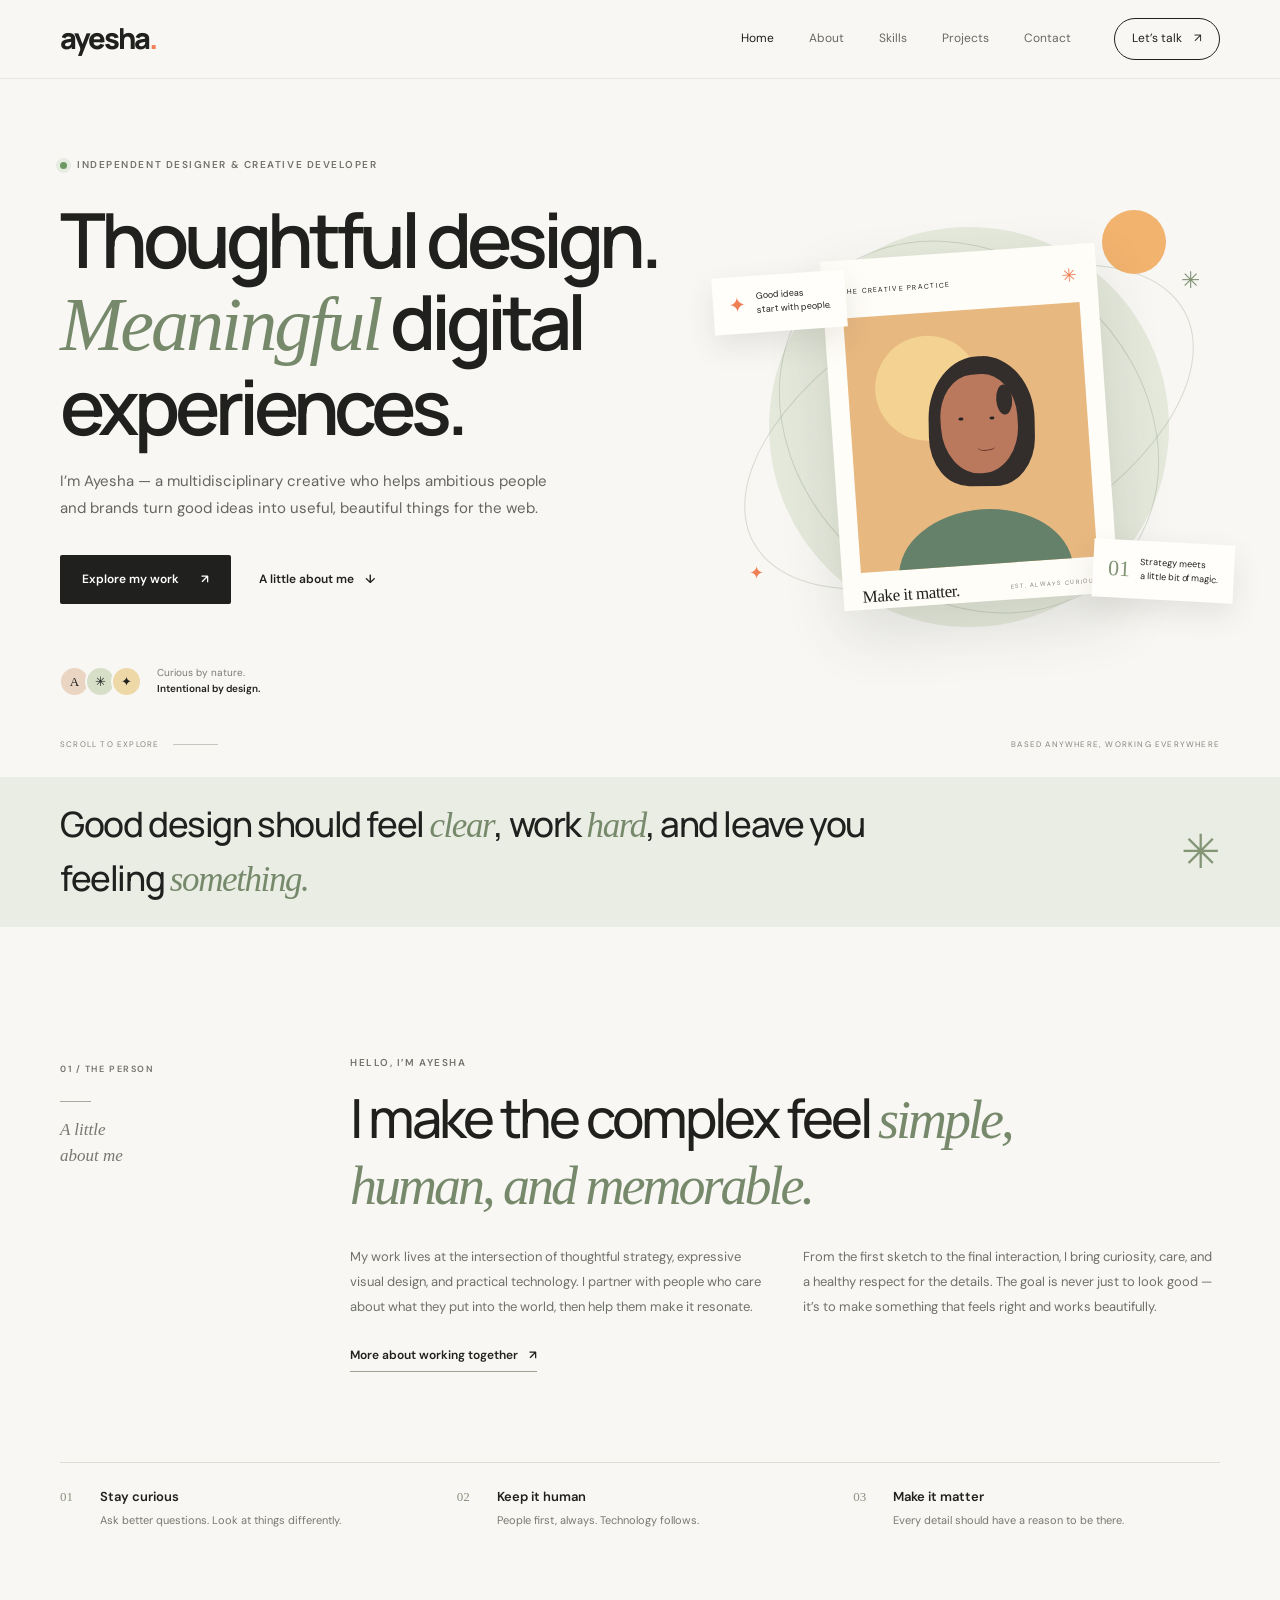
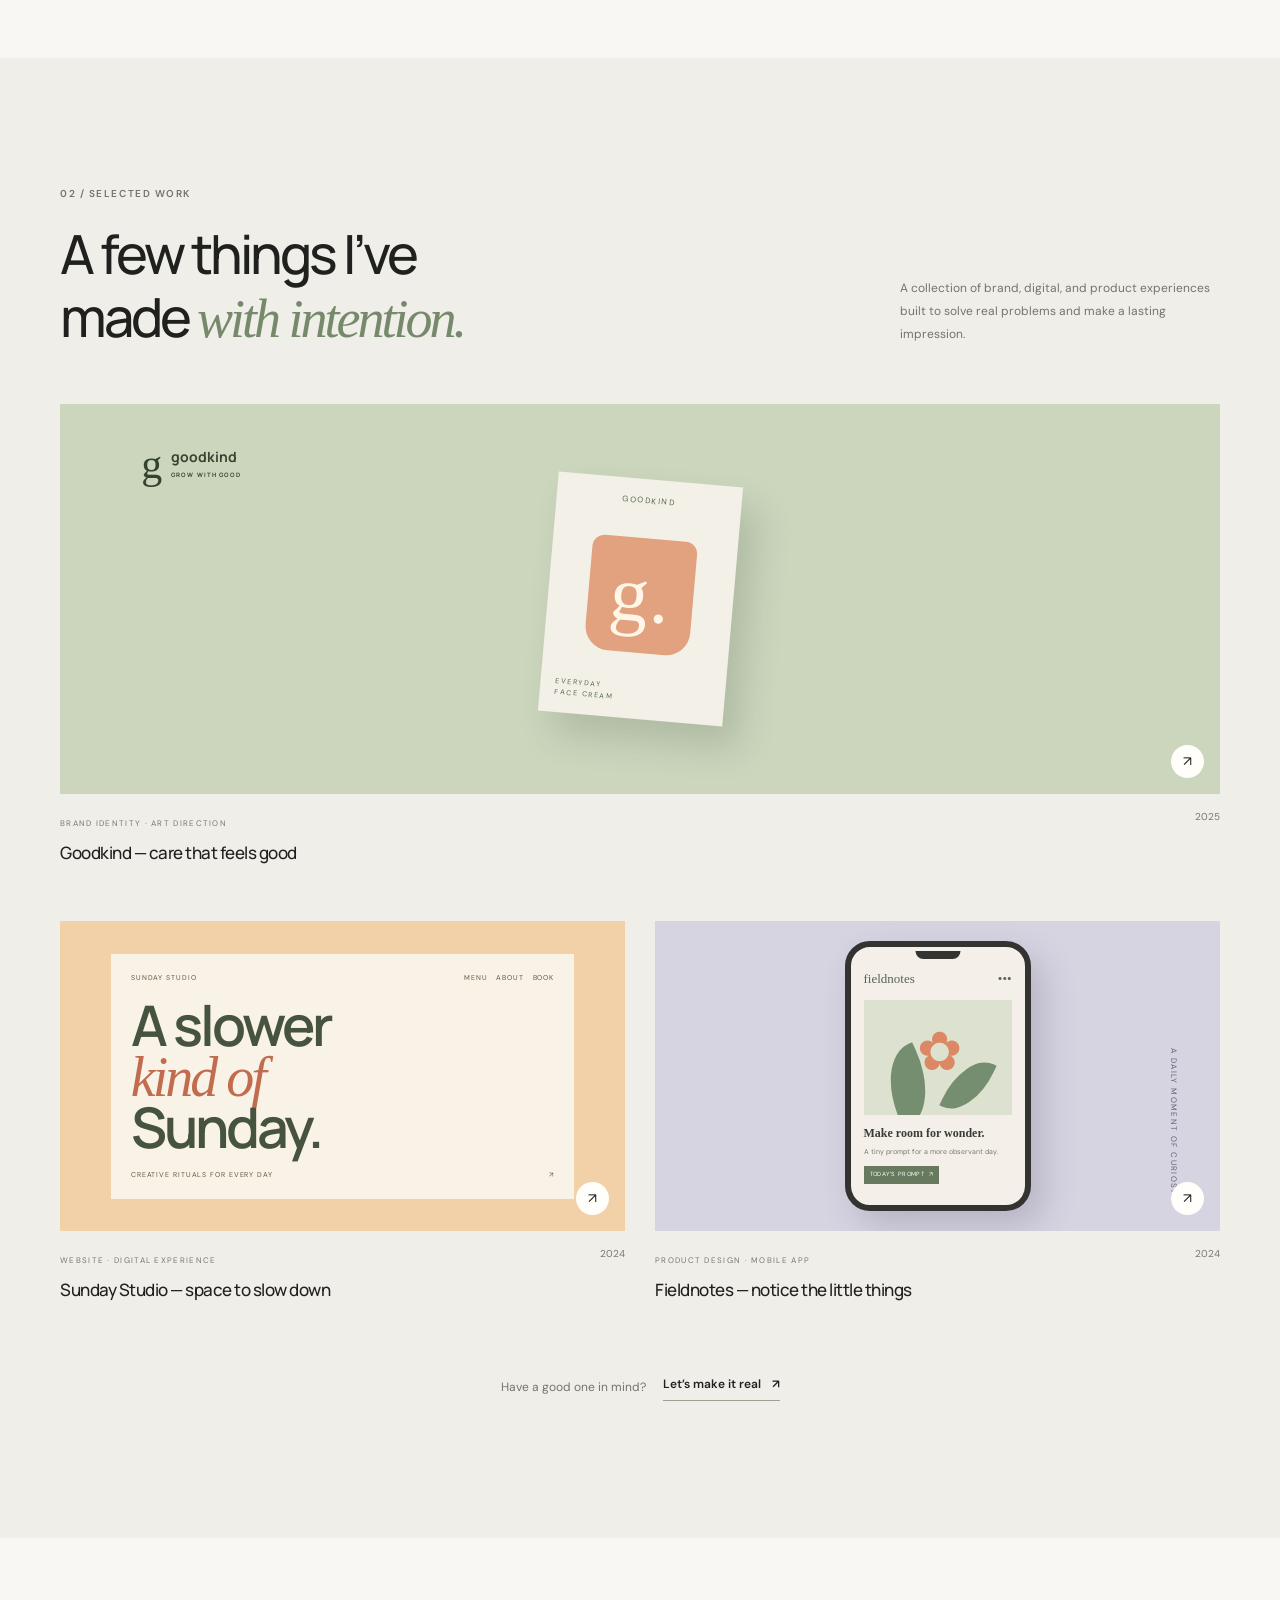
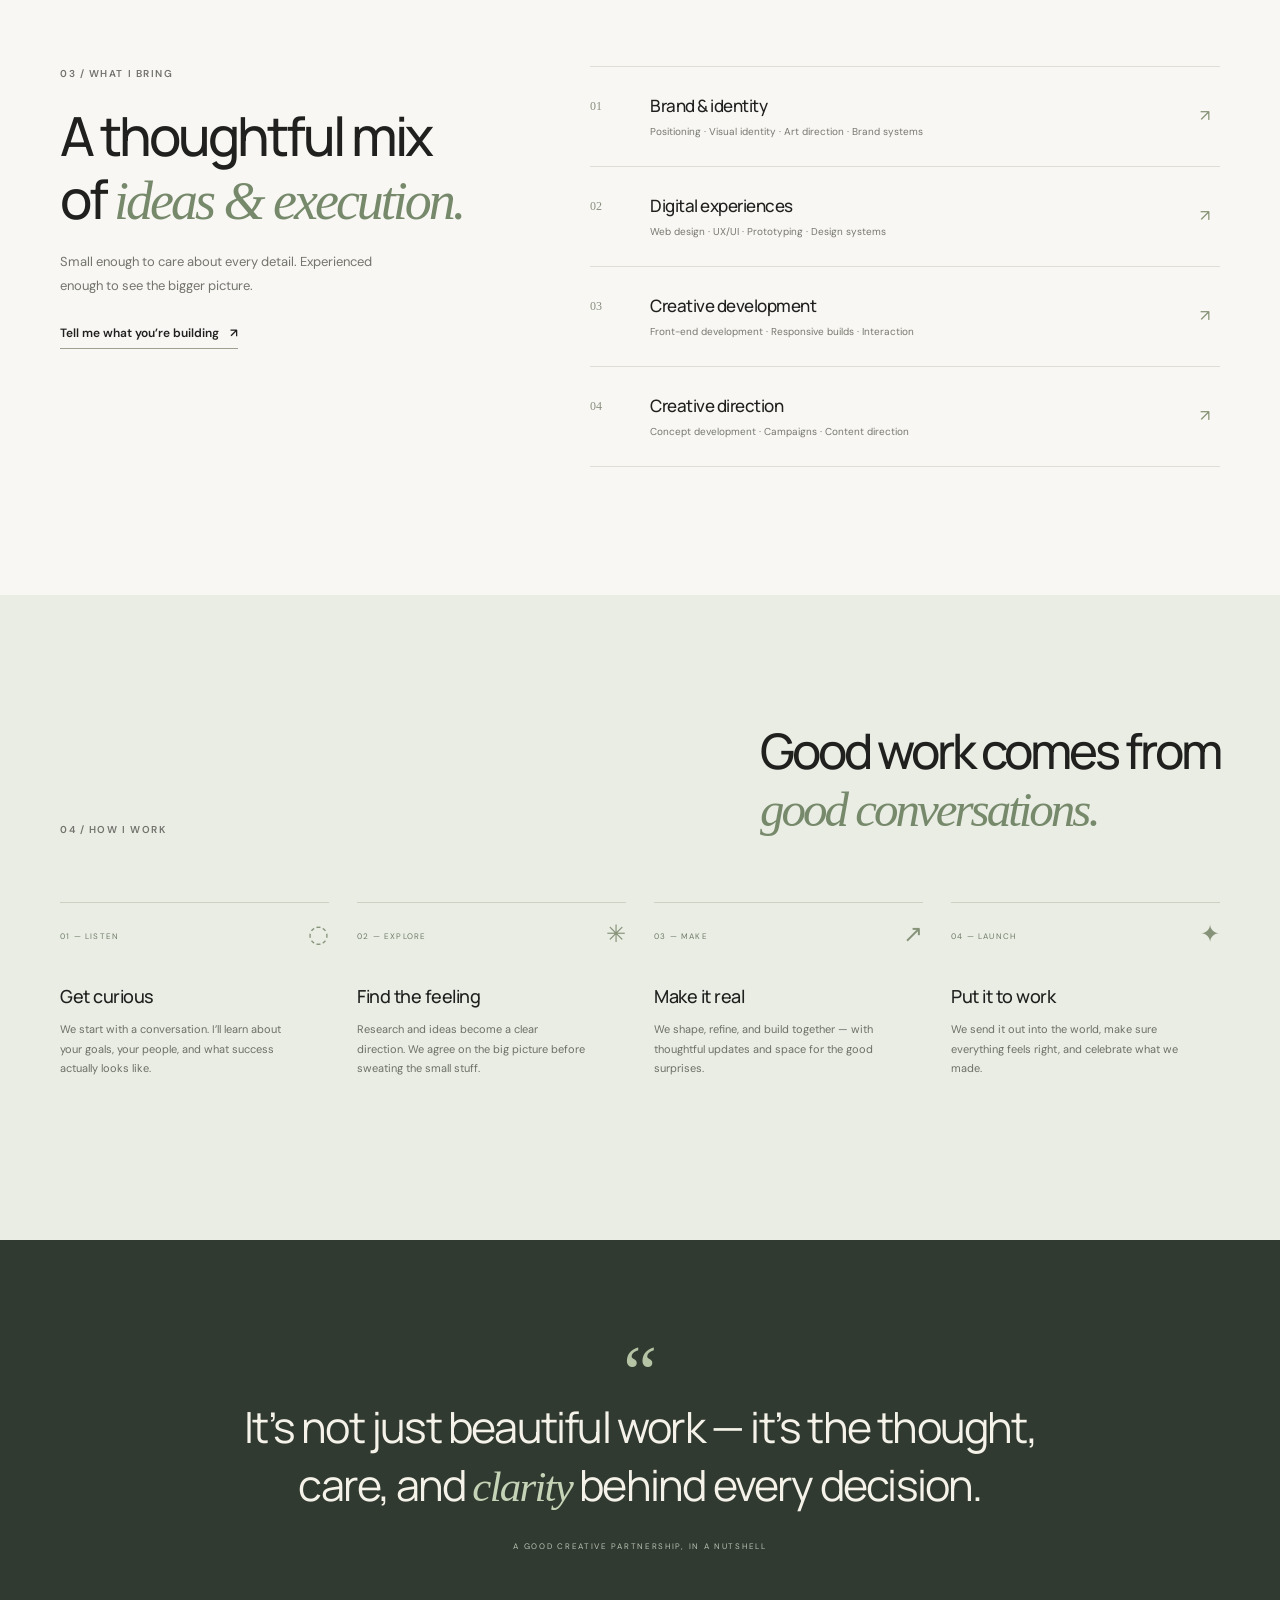
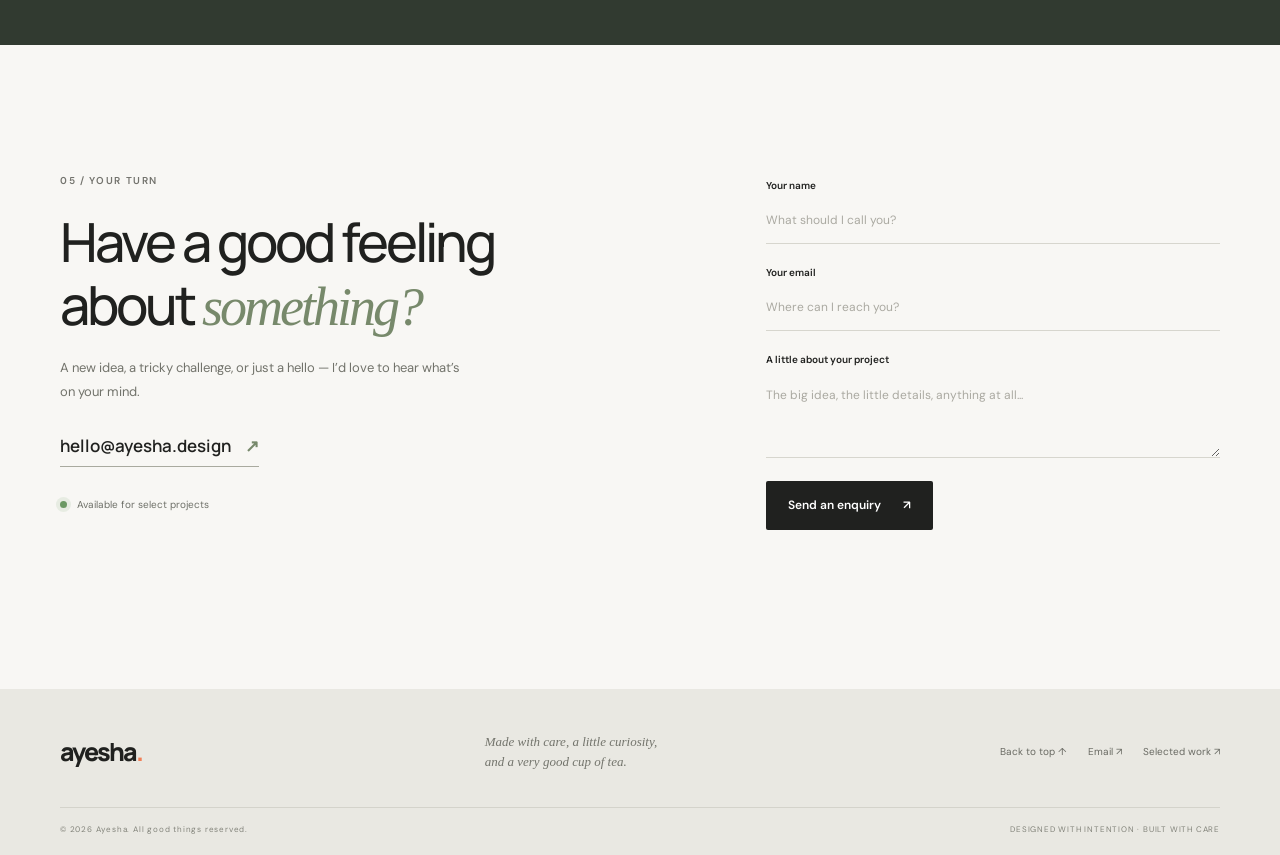
<file: index.html>
<!DOCTYPE html>
<html lang="en">
  <head>
    <meta charset="UTF-8" />
    <meta name="viewport" content="width=device-width, initial-scale=1.0" />
    <meta
      name="description"
      content="Ayesha is a digital designer creating thoughtful brand identities and meaningful web experiences."
    />
    <meta name="theme-color" content="#f8f7f4" />
    <title>Ayesha — Independent Designer &amp; Creative Developer</title>
    <link rel="preconnect" href="https://fonts.googleapis.com" />
    <link rel="preconnect" href="https://fonts.gstatic.com" crossorigin />
    <link
      href="https://fonts.googleapis.com/css2?family=DM+Sans:wght@400;500;600;700&family=Manrope:wght@400;500;600;700;800&display=swap"
      rel="stylesheet"
    />
    <link rel="stylesheet" href="styles.css" />
    <script src="script.js" defer></script>
  </head>
  <body>
    <a class="skip-link" href="#main">Skip to content</a>
    <header class="site-header">
      <div class="container header-inner">
        <a class="wordmark" href="#home" aria-label="Ayesha home">ayesha<span>.</span></a>
        <button
          class="menu-toggle"
          type="button"
          aria-label="Open navigation menu"
          aria-expanded="false"
          aria-controls="primary-navigation"
        >
          <span></span><span></span>
        </button>
        <nav class="navigation" id="primary-navigation" aria-label="Main navigation">
          <a class="nav-link active" href="#home">Home</a>
          <a class="nav-link" href="#about">About</a>
          <a class="nav-link" href="#skills">Skills</a>
          <a class="nav-link" href="#projects">Projects</a>
          <a class="nav-link" href="#contact">Contact</a>
          <a class="nav-contact" href="#contact">Let’s talk <span aria-hidden="true">↗</span></a>
        </nav>
      </div>
    </header>

    <main id="main">
      <section class="hero section-shell" id="home">
        <div class="container hero-grid">
          <div class="hero-copy">
            <p class="eyebrow"><span class="status-dot"></span> Independent designer &amp; creative developer</p>
            <h1>Thoughtful design.<br /><span>Meaningful</span> digital experiences.</h1>
            <p class="hero-intro">
              I’m Ayesha — a multidisciplinary creative who helps ambitious people and brands turn good ideas into
              useful, beautiful things for the web.
            </p>
            <div class="hero-actions">
              <a class="button button-dark" href="#projects">Explore my work <span aria-hidden="true">↗</span></a>
              <a class="text-link" href="#about">A little about me <span aria-hidden="true">↓</span></a>
            </div>
            <div class="hero-footnote">
              <div class="avatar-stack" aria-hidden="true">
                <span class="avatar avatar-one">A</span><span class="avatar avatar-two">✳</span><span class="avatar avatar-three">✦</span>
              </div>
              <p>Curious by nature.<br /><strong>Intentional by design.</strong></p>
            </div>
          </div>
          <div class="hero-art" aria-label="Abstract illustration of Ayesha's creative workspace" role="img">
            <div class="art-orbit orbit-one"></div>
            <div class="art-orbit orbit-two"></div>
            <div class="art-sun"></div>
            <div class="art-card">
              <div class="art-card-top"><span>THE CREATIVE PRACTICE</span><span>✳</span></div>
              <div class="art-portrait">
                <div class="portrait-hair"></div>
                <div class="portrait-face"><span class="portrait-eye"></span><span class="portrait-smile"></span></div>
                <div class="portrait-body"></div>
              </div>
              <div class="art-card-bottom"><strong>Make it matter.</strong><span>EST. ALWAYS CURIOUS</span></div>
            </div>
            <div class="floating-note note-top"><span class="note-icon">✦</span><span>Good ideas<br />start with people.</span></div>
            <div class="floating-note note-bottom"><span class="note-number">01</span><span>Strategy meets<br />a little bit of magic.</span></div>
            <span class="art-sparkle sparkle-one" aria-hidden="true">✳</span>
            <span class="art-sparkle sparkle-two" aria-hidden="true">✦</span>
          </div>
        </div>
        <div class="container hero-bottom">
          <span>SCROLL TO EXPLORE</span><span class="scroll-line"></span><span>BASED ANYWHERE, WORKING EVERYWHERE</span>
        </div>
      </section>

      <section class="intro-band">
        <div class="container intro-band-inner">
          <p>Good design should feel <em>clear</em>, work <em>hard</em>, and leave you feeling <em>something.</em></p>
          <span class="intro-mark" aria-hidden="true">✳</span>
        </div>
      </section>

      <section class="about section-space" id="about">
        <div class="container about-grid">
          <div class="section-label">
            <span class="section-index">01 / THE PERSON</span>
            <span class="label-rule"></span>
            <p>A little<br />about me</p>
          </div>
          <div class="about-content">
            <p class="eyebrow">Hello, I’m Ayesha</p>
            <h2>I make the complex feel <span>simple, human, and memorable.</span></h2>
            <div class="about-columns">
              <p>
                My work lives at the intersection of thoughtful strategy, expressive visual design, and practical
                technology. I partner with people who care about what they put into the world, then help them make it
                resonate.
              </p>
              <p>
                From the first sketch to the final interaction, I bring curiosity, care, and a healthy respect for the
                details. The goal is never just to look good — it’s to make something that feels right and works
                beautifully.
              </p>
            </div>
            <a class="underlined-link" href="#contact">More about working together <span aria-hidden="true">↗</span></a>
          </div>
        </div>
        <div class="container values-row">
          <div class="value-card"><span>01</span><strong>Stay curious</strong><p>Ask better questions. Look at things differently.</p></div>
          <div class="value-card"><span>02</span><strong>Keep it human</strong><p>People first, always. Technology follows.</p></div>
          <div class="value-card"><span>03</span><strong>Make it matter</strong><p>Every detail should have a reason to be there.</p></div>
        </div>
      </section>

      <section class="projects section-space" id="projects">
        <div class="container">
          <div class="section-heading">
            <div>
              <span class="section-index">02 / SELECTED WORK</span>
              <h2>A few things I’ve<br />made <span>with intention.</span></h2>
            </div>
            <p>A collection of brand, digital, and product experiences built to solve real problems and make a lasting impression.</p>
          </div>
          <div class="project-list">
            <article class="project-card project-card-large">
              <a class="project-visual project-visual-one" href="#contact" aria-label="Discuss the Goodkind project">
                <div class="goodkind-brand"><span class="goodkind-symbol">g</span><span>goodkind<br /><small>GROW WITH GOOD</small></span></div>
                <div class="goodkind-product"><span>GOODKIND</span><span class="jar">g.</span><span>EVERYDAY<br />FACE CREAM</span></div>
                <span class="project-arrow" aria-hidden="true">↗</span>
              </a>
              <div class="project-meta"><div><span class="project-type">BRAND IDENTITY · ART DIRECTION</span><h3>Goodkind — care that feels good</h3></div><span class="project-year">2025</span></div>
            </article>
            <article class="project-card">
              <a class="project-visual project-visual-two" href="#contact" aria-label="Discuss the Sunday Studio project">
                <div class="sunday-window">
                  <div class="sunday-top"><span>SUNDAY STUDIO</span><span>MENU &nbsp; ABOUT &nbsp; BOOK</span></div>
                  <div class="sunday-title">A slower<br /><i>kind of</i><br />Sunday.</div>
                  <div class="sunday-footer"><span>CREATIVE RITUALS FOR EVERY DAY</span><span>↗</span></div>
                </div>
                <span class="project-arrow" aria-hidden="true">↗</span>
              </a>
              <div class="project-meta"><div><span class="project-type">WEBSITE · DIGITAL EXPERIENCE</span><h3>Sunday Studio — space to slow down</h3></div><span class="project-year">2024</span></div>
            </article>
            <article class="project-card">
              <a class="project-visual project-visual-three" href="#contact" aria-label="Discuss the Fieldnotes project">
                <div class="fieldnotes-phone">
                  <div class="phone-camera"></div><div class="fieldnotes-header"><span>fieldnotes</span><span>•••</span></div>
                  <div class="fieldnotes-illustration"><span class="field-leaf leaf-one"></span><span class="field-leaf leaf-two"></span><span class="field-flower">✿</span></div>
                  <div class="fieldnotes-caption"><strong>Make room for wonder.</strong><span>A tiny prompt for a more observant day.</span><span class="prompt-button">TODAY’S PROMPT&nbsp; ↗</span></div>
                </div>
                <div class="fieldnotes-side">A DAILY MOMENT OF CURIOSITY</div>
                <span class="project-arrow" aria-hidden="true">↗</span>
              </a>
              <div class="project-meta"><div><span class="project-type">PRODUCT DESIGN · MOBILE APP</span><h3>Fieldnotes — notice the little things</h3></div><span class="project-year">2024</span></div>
            </article>
          </div>
          <div class="projects-footer"><p>Have a good one in mind?</p><a class="underlined-link" href="#contact">Let’s make it real <span aria-hidden="true">↗</span></a></div>
        </div>
      </section>

      <section class="skills section-space" id="skills">
        <div class="container skills-grid">
          <div class="skills-intro">
            <span class="section-index">03 / WHAT I BRING</span>
            <h2>A thoughtful mix of <span>ideas &amp; execution.</span></h2>
            <p>Small enough to care about every detail. Experienced enough to see the bigger picture.</p>
            <a class="underlined-link" href="#contact">Tell me what you’re building <span aria-hidden="true">↗</span></a>
          </div>
          <div class="skills-list">
            <div class="skill-item"><span class="skill-number">01</span><div><h3>Brand &amp; identity</h3><p>Positioning · Visual identity · Art direction · Brand systems</p></div><span class="skill-plus" aria-hidden="true">↗</span></div>
            <div class="skill-item"><span class="skill-number">02</span><div><h3>Digital experiences</h3><p>Web design · UX/UI · Prototyping · Design systems</p></div><span class="skill-plus" aria-hidden="true">↗</span></div>
            <div class="skill-item"><span class="skill-number">03</span><div><h3>Creative development</h3><p>Front-end development · Responsive builds · Interaction</p></div><span class="skill-plus" aria-hidden="true">↗</span></div>
            <div class="skill-item"><span class="skill-number">04</span><div><h3>Creative direction</h3><p>Concept development · Campaigns · Content direction</p></div><span class="skill-plus" aria-hidden="true">↗</span></div>
          </div>
        </div>
      </section>

      <section class="process section-space" id="process">
        <div class="container">
          <div class="process-heading"><span class="section-index">04 / HOW I WORK</span><h2>Good work comes from<br /><span>good conversations.</span></h2></div>
          <div class="process-steps">
            <article class="process-step"><span class="step-index">01 — LISTEN</span><span class="step-icon">◌</span><h3>Get curious</h3><p>We start with a conversation. I’ll learn about your goals, your people, and what success actually looks like.</p></article>
            <article class="process-step"><span class="step-index">02 — EXPLORE</span><span class="step-icon">✳</span><h3>Find the feeling</h3><p>Research and ideas become a clear direction. We agree on the big picture before sweating the small stuff.</p></article>
            <article class="process-step"><span class="step-index">03 — MAKE</span><span class="step-icon">↗</span><h3>Make it real</h3><p>We shape, refine, and build together — with thoughtful updates and space for the good surprises.</p></article>
            <article class="process-step"><span class="step-index">04 — LAUNCH</span><span class="step-icon">✦</span><h3>Put it to work</h3><p>We send it out into the world, make sure everything feels right, and celebrate what we made.</p></article>
          </div>
        </div>
      </section>

      <section class="quote-section">
        <div class="container quote-inner">
          <span class="quote-mark" aria-hidden="true">“</span>
          <blockquote>It’s not just beautiful work — it’s the thought, care, and <em>clarity</em> behind every decision.</blockquote>
          <p>A GOOD CREATIVE PARTNERSHIP, IN A NUTSHELL</p>
        </div>
      </section>

      <section class="contact section-space" id="contact">
        <div class="container contact-grid">
          <div class="contact-copy">
            <span class="section-index">05 / YOUR TURN</span>
            <h2>Have a good feeling<br />about <span>something?</span></h2>
            <p>A new idea, a tricky challenge, or just a hello — I’d love to hear what’s on your mind.</p>
            <a class="contact-email" href="mailto:hello@ayesha.design">hello@ayesha.design <span aria-hidden="true">↗</span></a>
            <p class="availability"><span class="status-dot"></span> Available for select projects</p>
          </div>
          <form class="contact-form" id="contact-form">
            <label for="name">Your name</label>
            <input id="name" name="name" type="text" placeholder="What should I call you?" autocomplete="name" required />
            <label for="email">Your email</label>
            <input id="email" name="email" type="email" placeholder="Where can I reach you?" autocomplete="email" required />
            <label for="message">A little about your project</label>
            <textarea id="message" name="message" rows="3" placeholder="The big idea, the little details, anything at all..." required></textarea>
            <button class="button button-dark form-submit" type="submit">Send an enquiry <span aria-hidden="true">↗</span></button>
            <p class="form-feedback" id="form-feedback" aria-live="polite"></p>
          </form>
        </div>
      </section>
    </main>

    <footer class="site-footer">
      <div class="container footer-main">
        <a class="wordmark footer-wordmark" href="#home">ayesha<span>.</span></a>
        <p>Made with care, a little curiosity,<br />and a very good cup of tea.</p>
        <div class="footer-links"><a href="#home">Back to top ↑</a><a href="mailto:hello@ayesha.design">Email ↗</a><a href="#projects">Selected work ↗</a></div>
      </div>
      <div class="container footer-bottom"><span>© <span id="current-year"></span> Ayesha. All good things reserved.</span><span>DESIGNED WITH INTENTION · BUILT WITH CARE</span></div>
    </footer>
  </body>
</html>
</file>
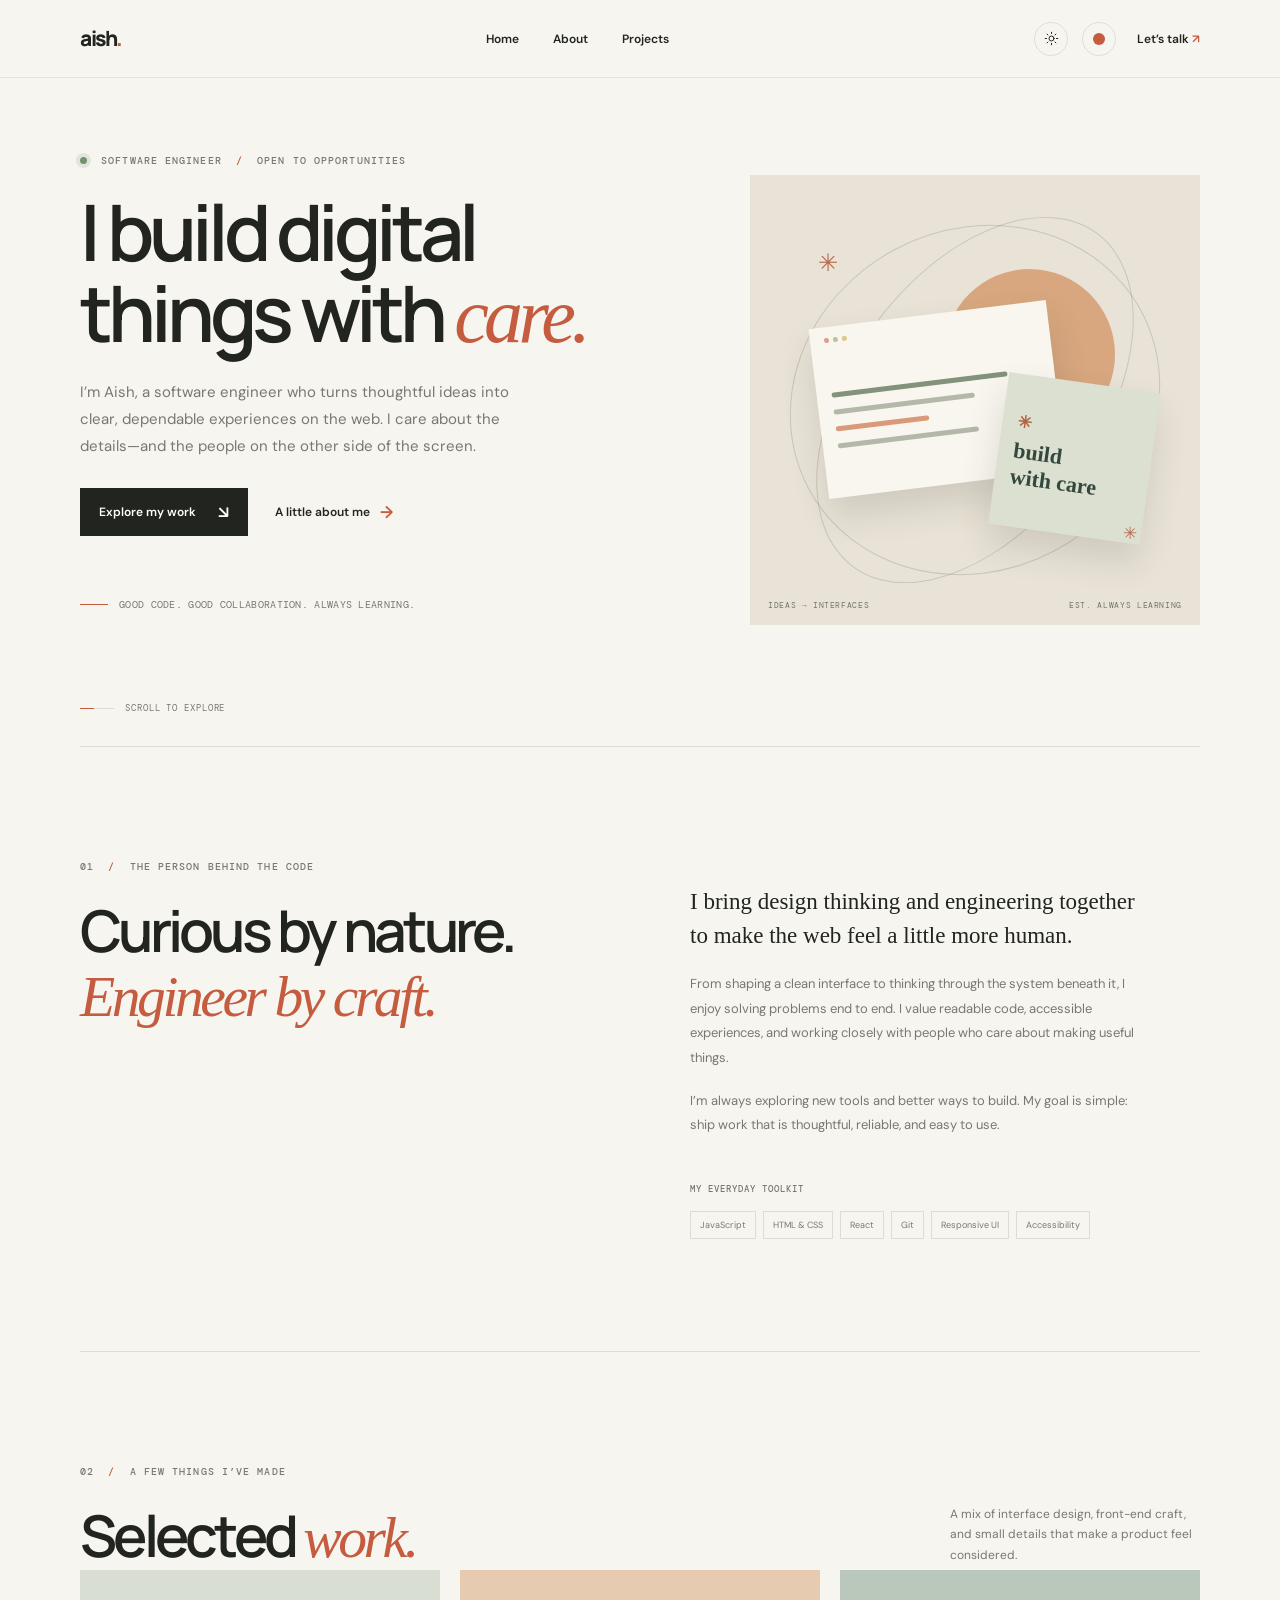
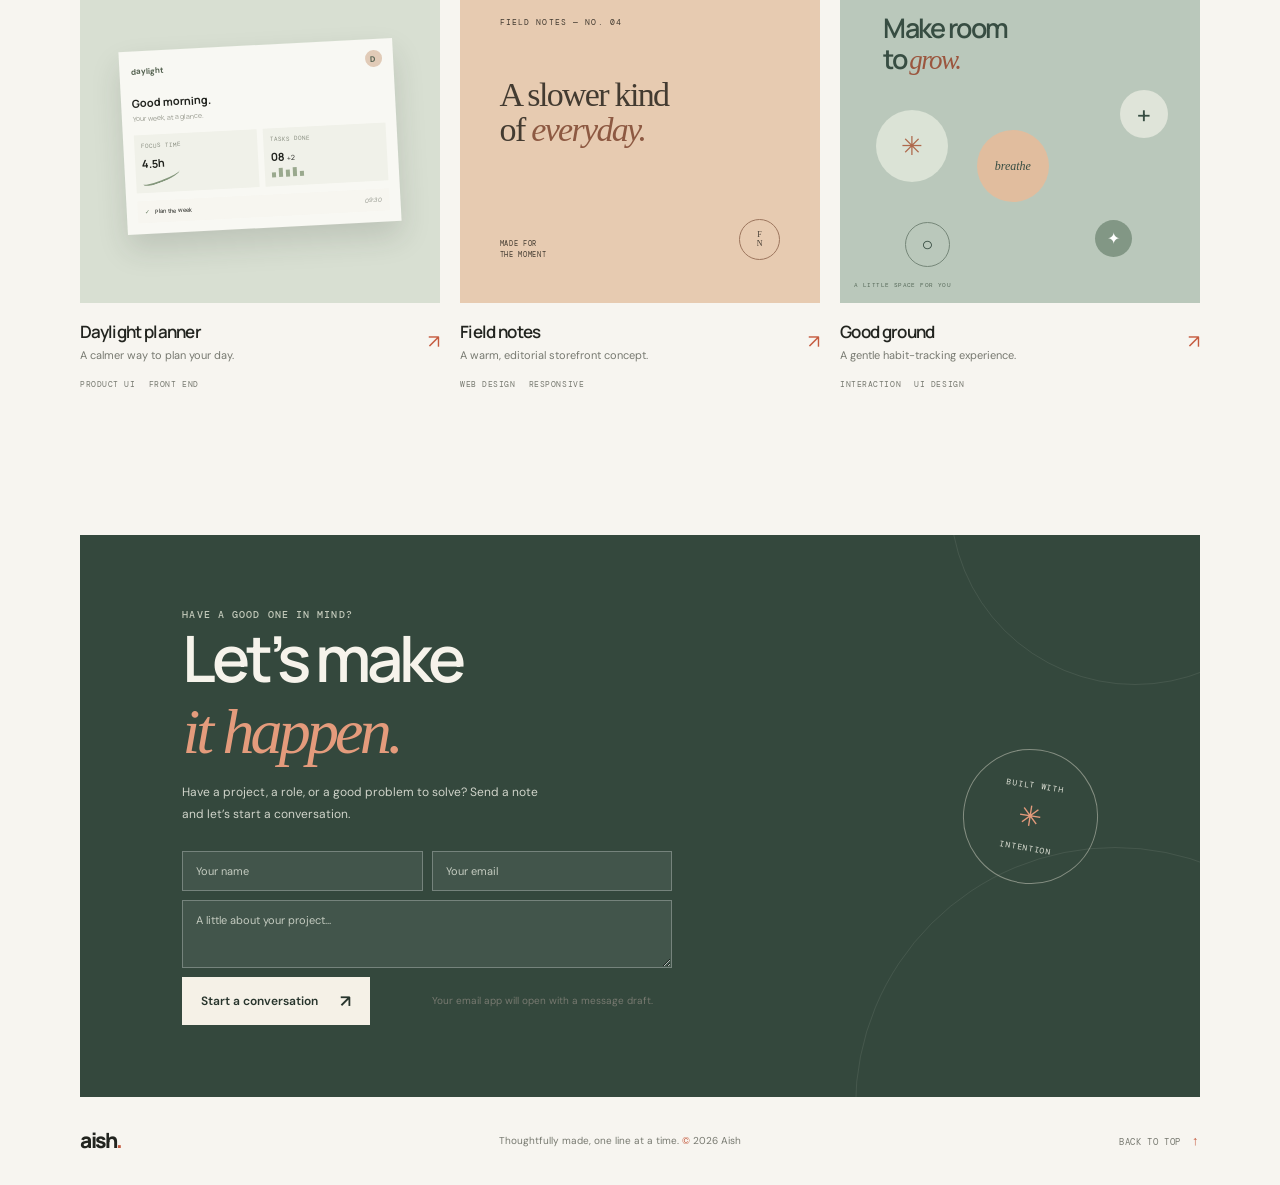
<file: my-first-project/index.html>
<!doctype html>
<html lang="en" data-theme="light">
  <head>
    <meta charset="utf-8">
    <meta name="viewport" content="width=device-width, initial-scale=1">
    <meta
      name="description"
      content="Aish is a software engineer who builds thoughtful, reliable digital experiences."
    >
    <meta name="theme-color" content="#f7f5f0">
    <title>Aish — Software Engineer</title>
    <link rel="preconnect" href="https://fonts.googleapis.com">
    <link rel="preconnect" href="https://fonts.gstatic.com" crossorigin>
    <link
      href="https://fonts.googleapis.com/css2?family=DM+Mono:wght@400;500&family=DM+Sans:wght@400;500;600;700&family=Manrope:wght@400;500;600;700;800&display=swap"
      rel="stylesheet"
    >
    <link rel="stylesheet" href="styles.css">
    <script src="script.js" defer></script>
  </head>
  <body>
    <a class="skip-link" href="#main">Skip to content</a>

    <header class="site-header">
      <a class="wordmark" href="#home" aria-label="Aish, home">aish<span>.</span></a>
      <nav class="site-nav" id="site-navigation" aria-label="Main navigation">
        <a href="#home">Home</a>
        <a href="#about">About</a>
        <a href="#work">Projects</a>
      </nav>
      <div class="header-actions">
        <button class="icon-button theme-toggle" type="button" aria-label="Switch to dark theme" title="Switch to dark theme">
          <svg class="theme-icon" viewBox="0 0 24 24" aria-hidden="true">
            <circle cx="12" cy="12" r="4"></circle>
            <path d="M12 2v2m0 16v2M4.93 4.93l1.42 1.42m11.3 11.3 1.42 1.42M2 12h2m16 0h2M4.93 19.07l1.42-1.42m11.3-11.3 1.42-1.42"></path>
          </svg>
        </button>
        <button class="icon-button accent-toggle" type="button" aria-label="Change accent color">
          <span class="accent-dot" aria-hidden="true"></span>
        </button>
        <a class="header-cta" href="#contact">Let’s talk <span aria-hidden="true">↗</span></a>
      </div>
      <button class="icon-button menu-toggle" type="button" aria-expanded="false" aria-controls="site-navigation" aria-label="Open navigation">
        <span></span><span></span>
      </button>
    </header>

    <main id="main">
      <section class="hero section-wrap" id="home" aria-labelledby="hero-title">
        <div class="hero-copy">
          <p class="eyebrow"><span class="status-dot" aria-hidden="true"></span> SOFTWARE ENGINEER <span class="eyebrow-divider">/</span> OPEN TO OPPORTUNITIES</p>
          <h1 id="hero-title">I build digital things with <span>care.</span></h1>
          <p class="hero-intro">
            I’m Aish, a software engineer who turns thoughtful ideas into clear,
            dependable experiences on the web. I care about the details—and the
            people on the other side of the screen.
          </p>
          <div class="hero-actions">
            <a class="button button-primary" href="#work">Explore my work <span aria-hidden="true">↘</span></a>
            <a class="text-link" href="#about">A little about me <span aria-hidden="true">→</span></a>
          </div>
          <p class="hero-note"><span class="note-line" aria-hidden="true"></span> GOOD CODE. GOOD COLLABORATION. ALWAYS LEARNING.</p>
        </div>
        <div class="hero-art" role="img" aria-label="Illustration of a code editor and a note reading build with care">
          <span class="art-orbit orbit-one"></span>
          <span class="art-orbit orbit-two"></span>
          <span class="art-sun"></span>
          <div class="art-card code-card" aria-hidden="true">
            <span class="code-dots"><i></i><i></i><i></i></span>
            <span class="code-line long"></span>
            <span class="code-line medium"></span>
            <span class="code-line short"></span>
            <span class="code-line medium"></span>
          </div>
          <div class="art-card note-card" aria-hidden="true">
            <span class="note-star">✳</span>
            <span>build<br>with care</span>
          </div>
          <span class="art-spark spark-one" aria-hidden="true">✳</span>
          <span class="art-spark spark-two" aria-hidden="true">✳</span>
          <div class="art-caption"><span>IDEAS → INTERFACES</span><span>EST. ALWAYS LEARNING</span></div>
        </div>
        <a class="scroll-cue" href="#about"><span class="scroll-track" aria-hidden="true"></span> SCROLL TO EXPLORE</a>
      </section>

      <section class="about section-wrap section-pad" id="about" aria-labelledby="about-title">
        <div class="section-heading">
          <p class="eyebrow">01 <span class="eyebrow-divider">/</span> THE PERSON BEHIND THE CODE</p>
          <h2 id="about-title">Curious by nature.<br><span>Engineer by craft.</span></h2>
        </div>
        <div class="about-content">
          <p class="about-lead">I bring design thinking and engineering together to make the web feel a little more human.</p>
          <p>
            From shaping a clean interface to thinking through the system beneath
            it, I enjoy solving problems end to end. I value readable code,
            accessible experiences, and working closely with people who care
            about making useful things.
          </p>
          <p>
            I’m always exploring new tools and better ways to build. My goal is
            simple: ship work that is thoughtful, reliable, and easy to use.
          </p>
          <div class="toolkit">
            <p class="eyebrow">MY EVERYDAY TOOLKIT</p>
            <div class="tool-tags" aria-label="Technologies">
              <span>JavaScript</span><span>HTML &amp; CSS</span><span>React</span>
              <span>Git</span><span>Responsive UI</span><span>Accessibility</span>
            </div>
          </div>
        </div>
      </section>

      <section class="work section-wrap section-pad" id="work" aria-labelledby="work-title">
        <div class="section-topline">
          <div class="section-heading">
            <p class="eyebrow">02 <span class="eyebrow-divider">/</span> A FEW THINGS I’VE MADE</p>
            <h2 id="work-title">Selected <span>work.</span></h2>
          </div>
          <p class="section-aside">A mix of interface design, front-end craft, and small details that make a product feel considered.</p>
        </div>
        <div class="project-grid">
          <article class="project-card" data-category="web">
            <div class="project-link">
              <div class="project-art project-art-daylight" aria-hidden="true">
                <div class="daylight-window">
                  <div class="mock-top"><span>daylight</span><span class="mock-avatar">D</span></div>
                  <p class="mock-greeting">Good morning.<span>Your week, at a glance.</span></p>
                  <div class="mock-stats">
                    <div><i>FOCUS TIME</i><b>4.5h</b><span class="mini-chart"></span></div>
                    <div><i>TASKS DONE</i><b>08 <small>+2</small></b><span class="mini-bars"><em></em><em></em><em></em><em></em><em></em></span></div>
                  </div>
                  <div class="mock-task"><span class="task-check">✓</span> Plan the week <i>09:30</i></div>
                </div>
              </div>
              <div class="project-info"><div><h3>Daylight planner</h3><p>A calmer way to plan your day.</p></div><span class="project-arrow" aria-hidden="true">↗</span></div>
              <div class="project-tags"><span>PRODUCT UI</span><span>FRONT END</span></div>
            </div>
          </article>
          <article class="project-card" data-category="web">
            <div class="project-link">
              <div class="project-art project-art-field" aria-hidden="true">
                <p class="field-label">FIELD NOTES — NO. 04</p>
                <p class="field-headline">A slower kind<br>of <em>everyday.</em></p>
                <div class="field-bottom"><span>MADE FOR<br>THE MOMENT</span><span class="field-seal">F<br>N</span></div>
              </div>
              <div class="project-info"><div><h3>Field notes</h3><p>A warm, editorial storefront concept.</p></div><span class="project-arrow" aria-hidden="true">↗</span></div>
              <div class="project-tags"><span>WEB DESIGN</span><span>RESPONSIVE</span></div>
            </div>
          </article>
          <article class="project-card" data-category="ui">
            <div class="project-link">
              <div class="project-art project-art-ground" aria-hidden="true">
                <p class="ground-heading">Make room<br>to <span>grow.</span></p>
                <div class="ground-circles">
                  <span class="ground-circle circle-a">✳</span><span class="ground-circle circle-b">breathe</span>
                  <span class="ground-circle circle-c">+</span><span class="ground-circle circle-d">✦</span>
                  <span class="ground-circle circle-e">○</span>
                </div>
                <span class="ground-caption">A LITTLE SPACE FOR YOU</span>
              </div>
              <div class="project-info"><div><h3>Good ground</h3><p>A gentle habit-tracking experience.</p></div><span class="project-arrow" aria-hidden="true">↗</span></div>
              <div class="project-tags"><span>INTERACTION</span><span>UI DESIGN</span></div>
            </div>
          </article>
        </div>
      </section>
    </main>

    <footer class="site-footer" id="contact">
      <div class="contact section-wrap" aria-labelledby="contact-title">
        <div class="contact-content">
          <p class="eyebrow">HAVE A GOOD ONE IN MIND?</p>
          <h2 id="contact-title">Let’s make<br><span>it happen.</span></h2>
          <p>Have a project, a role, or a good problem to solve? Send a note and let’s start a conversation.</p>
          <form class="contact-form">
            <label class="visually-hidden" for="contact-name">Your name</label>
            <input id="contact-name" name="name" type="text" placeholder="Your name" autocomplete="name" required>
            <label class="visually-hidden" for="contact-email">Your email</label>
            <input id="contact-email" name="email" type="email" placeholder="Your email" autocomplete="email" required>
            <label class="visually-hidden" for="contact-message">A little about your project</label>
            <textarea id="contact-message" name="message" rows="3" placeholder="A little about your project..." required></textarea>
            <button class="button" type="submit">Start a conversation <span aria-hidden="true">↗</span></button>
            <p class="form-note">Your email app will open with a message draft.</p>
          </form>
        </div>
        <div class="contact-stamp" aria-hidden="true"><span>BUILT WITH</span><b>✳</b><span>INTENTION</span></div>
        <span class="contact-orbit contact-orbit-one" aria-hidden="true"></span>
        <span class="contact-orbit contact-orbit-two" aria-hidden="true"></span>
      </div>
      <div class="footer-bottom section-wrap">
        <a class="wordmark" href="#home" aria-label="Aish, back to top">aish<span>.</span></a>
        <p>Thoughtfully made, one line at a time. <span>©</span> <span id="current-year"></span> Aish</p>
        <a class="back-to-top" href="#home">BACK TO TOP <span aria-hidden="true">↑</span></a>
      </div>
    </footer>
    <div class="toast" role="status" aria-live="polite"></div>
  </body>
</html>
</file>
<file: styles.css>
:root {
  color-scheme: light;
  --paper: #f8f7f4;
  --white: #fffefa;
  --ink: #20211f;
  --muted: #73736d;
  --line: #deddd6;
  --green: #c9d7bb;
  --green-dark: #344332;
  --orange: #f07f56;
  --serif: Georgia, "Times New Roman", serif;
  --sans: "DM Sans", sans-serif;
  --display: "Manrope", sans-serif;
}

* { box-sizing: border-box; }
html { scroll-behavior: smooth; scroll-padding-top: 88px; }
body { margin: 0; background: var(--paper); color: var(--ink); font-family: var(--sans); font-size: 15px; line-height: 1.65; -webkit-font-smoothing: antialiased; }
body.menu-open { overflow: hidden; }
a { color: inherit; text-decoration: none; }
button, input, textarea { font: inherit; }
button, a { -webkit-tap-highlight-color: transparent; }
::selection { background: #d6e1cd; color: var(--ink); }
.container { width: min(1160px, calc(100% - 64px)); margin: 0 auto; }
.section-space { padding: 128px 0; }
.skip-link { position: fixed; z-index: 99; top: 12px; left: 12px; padding: 10px 16px; transform: translateY(-160%); background: var(--ink); color: white; }
.skip-link:focus { transform: translateY(0); }

.site-header { position: sticky; z-index: 20; top: 0; border-bottom: 1px solid rgba(32, 33, 31, .08); background: rgba(248, 247, 244, .93); backdrop-filter: blur(16px); }
.header-inner { height: 78px; display: flex; align-items: center; justify-content: space-between; }
.wordmark { font-family: var(--display); font-size: 29px; font-weight: 800; letter-spacing: -2px; }
.wordmark span { color: var(--orange); }
.navigation { display: flex; align-items: center; gap: 35px; }
.nav-link { color: #686962; font-size: 12px; transition: color .2s ease; }
.nav-link:hover, .nav-link.active { color: var(--ink); }
.nav-contact { margin-left: 8px; padding: 10px 17px; border: 1px solid var(--ink); border-radius: 30px; font-size: 12px; transition: background .2s, color .2s; }
.nav-contact:hover { background: var(--ink); color: white; }
.nav-contact span { margin-left: 9px; }
.menu-toggle { display: none; }

.hero { padding: 78px 0 26px; overflow: hidden; }
.hero-grid { min-height: 540px; display: grid; grid-template-columns: 1.1fr .9fr; align-items: center; gap: 46px; }
.eyebrow, .section-index { display: flex; align-items: center; gap: 10px; margin: 0; color: var(--muted); font-size: 10px; font-weight: 600; letter-spacing: 1.55px; text-transform: uppercase; }
.status-dot { width: 7px; height: 7px; display: inline-block; flex: 0 0 7px; border-radius: 50%; background: #6c9963; box-shadow: 0 0 0 4px rgba(108, 153, 99, .12); }
.hero h1 { max-width: 670px; margin: 24px 0 21px; font-family: var(--display); font-size: clamp(46px, 6.1vw, 76px); font-weight: 600; letter-spacing: -5px; line-height: 1.08; }
.hero h1 span, .section-heading h2 span, .about h2 span, .skills-intro h2 span, .process-heading h2 span, .contact h2 span { color: #77896b; font-family: var(--serif); font-weight: 400; font-style: italic; letter-spacing: -3px; }
.hero-intro { max-width: 490px; margin: 0; color: #656660; font-size: 15px; line-height: 1.85; }
.hero-actions { display: flex; align-items: center; gap: 28px; margin-top: 32px; }
.button { min-height: 49px; display: inline-flex; align-items: center; justify-content: center; gap: 22px; padding: 0 21px; border: 1px solid transparent; border-radius: 2px; cursor: pointer; font-size: 12px; font-weight: 600; transition: transform .2s, background .2s, color .2s; }
.button:hover { transform: translateY(-2px); }
.button-dark { background: var(--ink); color: white; }
.button-dark:hover { background: #41433c; }
.text-link, .underlined-link { font-size: 12px; font-weight: 600; }
.text-link span, .underlined-link span { margin-left: 8px; }
.hero-footnote { display: flex; align-items: center; gap: 15px; margin-top: 61px; }
.hero-footnote p { margin: 0; color: #7a7b74; font-size: 10px; line-height: 1.6; }
.hero-footnote strong { color: var(--ink); font-weight: 600; }
.avatar-stack { display: flex; padding-left: 4px; }
.avatar { width: 31px; height: 31px; display: grid; place-items: center; margin-left: -5px; border: 2px solid var(--paper); border-radius: 50%; font-family: var(--serif); font-size: 13px; }
.avatar-one { background: #ead5c3; }.avatar-two { background: #d7dfc8; }.avatar-three { background: #eed8a8; }

.hero-art { position: relative; min-height: 490px; display: grid; place-items: center; isolation: isolate; }
.hero-art::before { position: absolute; z-index: -2; width: 400px; height: 400px; border-radius: 50%; background: #e5e9dc; content: ""; }
.art-orbit { position: absolute; z-index: -1; border: 1px solid rgba(107, 125, 95, .24); border-radius: 50%; transform: rotate(-28deg); }
.orbit-one { width: 490px; height: 260px; }.orbit-two { width: 410px; height: 340px; transform: rotate(42deg); }
.art-sun { position: absolute; top: 28px; right: 54px; width: 64px; height: 64px; border-radius: 50%; background: #f1b36e; }
.art-card { position: relative; width: 275px; height: 350px; padding: 17px 19px 15px; transform: rotate(-4deg); background: #fffdf7; box-shadow: 0 24px 60px rgba(47, 54, 39, .14); }
.art-card-top, .art-card-bottom { display: flex; align-items: center; justify-content: space-between; font-size: 7px; letter-spacing: 1.3px; }
.art-card-top span:last-child { color: var(--orange); font-size: 18px; }
.art-portrait { position: relative; height: 255px; overflow: hidden; margin: 11px 0; background: #e8b881; }
.art-portrait::before { position: absolute; top: 23px; left: 27px; width: 105px; height: 105px; border-radius: 50%; background: #f4d392; content: ""; }
.portrait-hair { position: absolute; z-index: 2; top: 47px; left: 78px; width: 106px; height: 130px; border-radius: 48% 49% 37% 38%; background: #332d2c; transform: rotate(3deg); }
.portrait-face { position: absolute; z-index: 3; top: 65px; left: 90px; width: 77px; height: 99px; border-radius: 44% 44% 48% 48%; background: #ba795d; }
.portrait-face::before { position: absolute; top: 12px; right: 4px; width: 16px; height: 30px; border-radius: 50%; background: #332d2c; content: ""; }
.portrait-eye { position: absolute; top: 42px; left: 18px; width: 5px; height: 3px; border-radius: 50%; background: #252321; box-shadow: 31px 1px 0 #252321; }
.portrait-smile { position: absolute; right: 24px; bottom: 22px; width: 18px; height: 8px; border-bottom: 1px solid #612f2a; border-radius: 50%; }
.portrait-body { position: absolute; z-index: 4; bottom: -70px; left: 38px; width: 174px; height: 125px; border-radius: 50% 50% 0 0; background: #66816a; }
.art-card-bottom strong { font-family: var(--serif); font-size: 17px; font-weight: 400; letter-spacing: -.4px; }
.art-card-bottom span { color: #85847c; font-size: 6px; }
.floating-note { position: absolute; z-index: 4; display: flex; align-items: center; gap: 10px; padding: 12px 15px; background: var(--white); box-shadow: 0 12px 30px rgba(48, 51, 42, .1); font-size: 9px; line-height: 1.55; }
.note-top { top: 92px; left: -6px; transform: rotate(-4deg); }.note-bottom { right: -14px; bottom: 72px; transform: rotate(3deg); }
.note-icon { color: var(--orange); font-size: 21px; }.note-number { color: #829476; font-family: var(--serif); font-size: 22px; }
.art-sparkle { position: absolute; color: #829476; }.sparkle-one { top: 80px; right: 20px; font-size: 23px; }.sparkle-two { bottom: 83px; left: 30px; color: var(--orange); font-size: 18px; }
.hero-bottom { display: flex; align-items: center; gap: 14px; padding-top: 41px; color: #85857d; font-size: 8px; letter-spacing: 1.2px; }
.scroll-line { width: 45px; height: 1px; background: #c8c7bf; }
.hero-bottom span:last-child { margin-left: auto; }

.intro-band { background: #e9ede4; }
.intro-band-inner { min-height: 150px; display: flex; align-items: center; justify-content: space-between; }
.intro-band p { max-width: 820px; margin: 0; font-family: var(--display); font-size: clamp(21px, 3vw, 35px); font-weight: 500; letter-spacing: -1.4px; line-height: 1.5; }
.intro-band em { color: #77896b; font-family: var(--serif); font-weight: 400; }
.intro-mark { color: #849576; font-size: 47px; }

.about-grid { display: grid; grid-template-columns: 220px 1fr; gap: 70px; }
.section-label { padding-top: 7px; }
.section-label .section-index { font-size: 9px; }
.label-rule { width: 31px; height: 1px; display: block; margin: 24px 0 15px; background: #a9aa9f; }
.section-label p { margin: 0; color: #77786f; font-family: var(--serif); font-size: 17px; font-style: italic; line-height: 1.5; }
.about-content .eyebrow { margin-bottom: 14px; }
.about h2, .section-heading h2, .skills-intro h2, .process-heading h2, .contact h2 { margin: 0; font-family: var(--display); font-size: clamp(35px, 4.4vw, 54px); font-weight: 500; letter-spacing: -3px; line-height: 1.16; }
.about h2 { max-width: 780px; }
.about-columns { display: grid; grid-template-columns: 1fr 1fr; gap: 35px; margin-top: 28px; }
.about-columns p { margin: 0; color: #70716a; font-size: 13px; line-height: 1.9; }
.underlined-link { display: inline-block; padding-bottom: 5px; border-bottom: 1px solid #9ea18f; }
.about-content > .underlined-link { margin-top: 27px; }
.values-row { display: grid; grid-template-columns: repeat(3, 1fr); gap: 30px; margin-top: 90px; padding-top: 23px; border-top: 1px solid var(--line); }
.value-card { display: grid; grid-template-columns: 40px 1fr; align-items: baseline; }
.value-card > span { color: #8b927f; font-family: var(--serif); font-size: 13px; }
.value-card strong { font-size: 13px; font-weight: 600; }
.value-card p { grid-column: 2; margin: 4px 0 0; color: #77786f; font-size: 11px; }

.projects { background: #efeee9; }
.section-heading { display: flex; align-items: end; justify-content: space-between; gap: 40px; margin-bottom: 54px; }
.section-heading h2 { margin-top: 20px; }
.section-heading > p { max-width: 320px; margin: 0 0 5px; color: #73746c; font-size: 12px; line-height: 1.9; }
.project-list { display: grid; grid-template-columns: 1fr 1fr; column-gap: 30px; row-gap: 54px; }
.project-card-large { grid-column: 1 / -1; }
.project-visual { position: relative; min-height: 310px; display: grid; place-items: center; overflow: hidden; transition: transform .3s; }
.project-visual:hover { transform: translateY(-4px); }
.project-card-large .project-visual { min-height: 390px; }
.project-visual-one { background: #cbd6bd; }
.goodkind-brand { position: absolute; top: 37px; left: 7%; display: flex; align-items: center; gap: 9px; color: #344332; font-family: var(--display); font-size: 14px; font-weight: 700; line-height: 1.1; }
.goodkind-symbol { font-family: var(--serif); font-size: 42px; font-weight: 400; }.goodkind-brand small { font-size: 6px; letter-spacing: 1.1px; }
.goodkind-product { width: 185px; height: 240px; display: flex; align-items: center; flex-direction: column; justify-content: space-between; padding: 15px; transform: rotate(5deg); background: #f3f0e7; box-shadow: 17px 21px 35px rgba(54, 67, 48, .18); color: #596a4e; font-size: 8px; letter-spacing: 1.5px; }
.goodkind-product .jar { width: 105px; height: 115px; display: grid; place-items: center; border-radius: 12px 12px 24px 24px; background: #e2a17f; color: #fff6e7; font-family: var(--serif); font-size: 78px; line-height: 1; }
.goodkind-product > span:last-child { align-self: flex-start; font-size: 7px; line-height: 1.5; }
.project-visual-two { background: #f2d1a8; }
.sunday-window { width: 82%; height: 245px; display: flex; flex-direction: column; justify-content: space-between; padding: 18px 20px; background: #f9f3e7; }
.sunday-top, .sunday-footer { display: flex; justify-content: space-between; color: #655644; font-size: 7px; letter-spacing: .9px; }
.sunday-title { color: #45533f; font-family: var(--display); font-size: clamp(34px, 5vw, 56px); font-weight: 600; letter-spacing: -3px; line-height: .9; }
.sunday-title i { color: #c16c4e; font-family: var(--serif); font-weight: 400; }
.project-visual-three { background: #d7d4e2; }
.fieldnotes-phone { position: relative; width: 186px; height: 270px; padding: 15px 13px; border: 6px solid #333331; border-radius: 25px; background: #f4f0e9; box-shadow: 12px 15px 35px rgba(55, 51, 68, .2); }
.phone-camera { position: absolute; top: 4px; left: 50%; width: 45px; height: 8px; border-radius: 0 0 8px 8px; background: #333331; transform: translateX(-50%); }
.fieldnotes-header { display: flex; align-items: center; justify-content: space-between; margin-top: 6px; color: #566550; font-family: var(--serif); font-size: 13px; }
.fieldnotes-illustration { position: relative; height: 115px; overflow: hidden; margin-top: 10px; background: #dce2cf; }
.field-flower { position: absolute; top: 7px; left: 53px; color: #dc8864; font-size: 54px; }
.field-leaf { position: absolute; bottom: -8px; width: 44px; height: 75px; border-radius: 90% 0 90% 0; background: #758e6f; transform: rotate(-25deg); }
.leaf-one { left: 22px; }.leaf-two { right: 22px; transform: rotate(25deg) scale(.8); }
.fieldnotes-caption { display: flex; flex-direction: column; gap: 3px; padding-top: 9px; }
.fieldnotes-caption strong { color: #393c35; font-family: var(--serif); font-size: 12px; }.fieldnotes-caption > span:nth-child(2) { color: #77776e; font-size: 7px; }
.fieldnotes-caption .prompt-button { align-self: flex-start; margin-top: 5px; padding: 4px 6px; background: #677a5e; color: white; font-size: 6px; letter-spacing: .4px; }
.fieldnotes-side { position: absolute; right: 7%; bottom: 25px; color: #666176; font-size: 8px; letter-spacing: 1.4px; writing-mode: vertical-rl; }
.project-arrow { position: absolute; right: 16px; bottom: 16px; width: 33px; height: 33px; display: grid; place-items: center; border-radius: 50%; background: var(--white); font-size: 14px; transition: transform .2s; }
.project-visual:hover .project-arrow { transform: rotate(45deg); }
.project-meta { display: flex; align-items: start; justify-content: space-between; padding-top: 15px; }
.project-type { color: #77786f; font-size: 8px; letter-spacing: 1.3px; }
.project-meta h3 { margin: 5px 0 0; font-family: var(--display); font-size: 17px; font-weight: 500; letter-spacing: -.5px; }
.project-year { color: #77786f; font-size: 10px; }
.projects-footer { display: flex; align-items: center; justify-content: center; gap: 17px; margin-top: 62px; }
.projects-footer p { color: #73746c; font-size: 12px; }

.skills-grid { display: grid; grid-template-columns: .8fr 1.2fr; gap: 110px; }
.skills-intro h2 { margin: 22px 0 17px; }.skills-intro > p { max-width: 330px; margin: 0; color: #73746c; font-size: 13px; line-height: 1.85; }
.skills-intro .underlined-link { margin-top: 26px; }
.skills-list { border-top: 1px solid var(--line); }
.skill-item { display: grid; grid-template-columns: 48px 1fr 20px; align-items: center; gap: 12px; min-height: 100px; border-bottom: 1px solid var(--line); }
.skill-number { align-self: start; padding-top: 30px; color: #8a907f; font-family: var(--serif); font-size: 12px; }
.skill-item h3 { margin: 0; font-family: var(--display); font-size: 17px; font-weight: 500; letter-spacing: -.5px; }
.skill-item p { margin: 4px 0 0; color: #77786f; font-size: 10px; }
.skill-plus { color: #829070; font-size: 16px; }

.process { background: #e9ede4; }
.process-heading { display: flex; align-items: end; justify-content: space-between; margin-bottom: 64px; }
.process-heading h2 { font-size: clamp(34px, 4vw, 49px); }
.process-steps { display: grid; grid-template-columns: repeat(4, 1fr); gap: 28px; }
.process-step { position: relative; min-height: 210px; padding-top: 19px; border-top: 1px solid #cbd2c2; }
.step-index { color: #707c68; font-size: 8px; letter-spacing: 1.2px; }
.step-icon { position: absolute; top: 12px; right: 0; color: #879379; font-family: var(--serif); font-size: 24px; }
.process-step h3 { margin: 35px 0 8px; font-family: var(--display); font-size: 18px; font-weight: 500; letter-spacing: -.5px; }
.process-step p { max-width: 230px; margin: 0; color: #6c7067; font-size: 11px; line-height: 1.8; }

.quote-section { padding: 98px 0 92px; background: #313a30; color: #f5f2e9; text-align: center; }
.quote-inner { max-width: 800px; }
.quote-mark { display: block; height: 42px; color: #b4c4a5; font-family: var(--serif); font-size: 76px; line-height: .9; }
.quote-inner blockquote { margin: 18px auto 23px; font-family: var(--display); font-size: clamp(27px, 4vw, 43px); font-weight: 400; letter-spacing: -1.8px; line-height: 1.35; }
.quote-inner blockquote em { color: #c5d3b7; font-family: var(--serif); font-weight: 400; }
.quote-inner > p { margin: 0; color: #bac1b4; font-size: 8px; letter-spacing: 1.7px; }

.contact-grid { display: grid; grid-template-columns: 1fr .75fr; gap: 100px; }
.contact-copy h2 { margin: 21px 0 18px; }
.contact-copy > p:not(.availability) { max-width: 400px; margin: 0; color: #72736b; font-size: 13px; line-height: 1.85; }
.contact-email { display: inline-flex; align-items: center; gap: 14px; margin-top: 27px; padding-bottom: 6px; border-bottom: 1px solid #a9aa9f; font-family: var(--display); font-size: 17px; font-weight: 600; }
.contact-email span { color: #77896b; }
.availability { display: flex; align-items: center; gap: 10px; margin-top: 30px; color: #6e7068; font-size: 10px; }
.contact-form { display: flex; flex-direction: column; padding-top: 5px; }
.contact-form label { margin: 0 0 7px; font-size: 10px; font-weight: 600; }
.contact-form input, .contact-form textarea { width: 100%; margin-bottom: 21px; padding: 10px 0 12px; border: 0; border-bottom: 1px solid #d7d6ce; border-radius: 0; outline: none; background: transparent; color: var(--ink); font-size: 12px; resize: vertical; transition: border-color .2s; }
.contact-form input:focus, .contact-form textarea:focus { border-color: #77896b; }
.contact-form input::placeholder, .contact-form textarea::placeholder { color: #aaa9a1; }
.form-submit { align-self: flex-start; margin-top: 2px; }
.form-feedback { min-height: 22px; margin: 9px 0 0; color: #5e7954; font-size: 11px; }

.site-footer { padding: 42px 0 18px; background: #e9e8e2; }
.footer-main { display: flex; align-items: center; justify-content: space-between; padding-bottom: 35px; }
.footer-wordmark { font-size: 25px; }
.footer-main > p { margin: 0; color: #73746c; font-family: var(--serif); font-size: 13px; font-style: italic; line-height: 1.5; }
.footer-links { display: flex; gap: 21px; color: #696a63; font-size: 10px; }
.footer-links a:hover { color: var(--ink); }
.footer-bottom { display: flex; justify-content: space-between; padding-top: 15px; border-top: 1px solid #d4d3cb; color: #82837a; font-size: 8px; letter-spacing: .8px; }

.reveal { opacity: 0; transform: translateY(18px); transition: opacity .65s ease, transform .65s ease; }
.reveal.is-visible { opacity: 1; transform: translateY(0); }

@media (max-width: 900px) {
  .container { width: min(100% - 48px, 720px); }
  .section-space { padding: 96px 0; }
  .navigation { gap: 22px; }
  .hero-grid { gap: 20px; grid-template-columns: 1.1fr .9fr; }
  .hero h1 { font-size: clamp(44px, 7vw, 64px); letter-spacing: -3.8px; }
  .hero-art { transform: scale(.88); }
  .about-grid { grid-template-columns: 150px 1fr; gap: 38px; }
  .skills-grid { gap: 55px; }
  .contact-grid { gap: 55px; }
  .project-visual { min-height: 265px; }
  .project-card-large .project-visual { min-height: 340px; }
}

@media (max-width: 680px) {
  html { scroll-padding-top: 70px; }
  .container { width: calc(100% - 40px); }
  .section-space { padding: 76px 0; }
  .header-inner { height: 68px; }
  .wordmark { font-size: 27px; }
  .menu-toggle { width: 42px; height: 42px; display: flex; flex-direction: column; align-items: center; justify-content: center; gap: 6px; border: 1px solid var(--line); border-radius: 50%; background: transparent; cursor: pointer; }
  .menu-toggle span { width: 16px; height: 1px; background: var(--ink); transition: transform .2s; }
  .menu-toggle[aria-expanded="true"] span:first-child { transform: translateY(3.5px) rotate(45deg); }
  .menu-toggle[aria-expanded="true"] span:last-child { transform: translateY(-3.5px) rotate(-45deg); }
  .navigation { position: absolute; top: 67px; right: 0; left: 0; display: none; align-items: stretch; gap: 0; padding: 12px 20px 24px; border-bottom: 1px solid var(--line); background: var(--paper); }
  .navigation.is-open { display: flex; flex-direction: column; }
  .nav-link { padding: 13px 0; border-bottom: 1px solid var(--line); font-size: 14px; }
  .nav-contact { align-self: flex-start; margin: 18px 0 0; }
  .hero { padding: 62px 0 21px; }
  .hero-grid { display: flex; flex-direction: column; align-items: stretch; gap: 12px; }
  .hero h1 { margin-top: 18px; font-size: clamp(43px, 12vw, 65px); letter-spacing: -3.4px; }
  .hero-intro { max-width: 440px; font-size: 13px; }
  .hero-actions { gap: 19px; margin-top: 25px; }
  .button { min-height: 46px; padding: 0 15px; gap: 13px; }
  .text-link { font-size: 11px; }
  .hero-footnote { margin-top: 31px; }
  .hero-art { min-height: 390px; margin: -6px -19px -16px; transform: scale(.82); }
  .hero-art::before { width: 330px; height: 330px; }
  .art-card { width: 245px; height: 320px; }
  .art-portrait { height: 225px; }
  .note-top { left: 3px; }.note-bottom { right: 0; bottom: 55px; }
  .hero-bottom { gap: 9px; font-size: 7px; }
  .scroll-line { width: 28px; }
  .intro-band-inner { min-height: 125px; gap: 20px; }
  .intro-band p { font-size: 23px; line-height: 1.4; }
  .intro-mark { font-size: 33px; }
  .about-grid { display: block; }
  .section-label { margin-bottom: 35px; }
  .section-label p { display: none; }
  .label-rule { margin: 13px 0 0; }
  .about h2, .section-heading h2, .skills-intro h2, .process-heading h2, .contact h2 { font-size: clamp(35px, 9vw, 48px); letter-spacing: -2px; }
  .about-columns { grid-template-columns: 1fr; gap: 14px; margin-top: 21px; }
  .about-columns p { font-size: 12px; }
  .values-row { grid-template-columns: 1fr; gap: 17px; margin-top: 49px; }
  .value-card { grid-template-columns: 35px 1fr; }
  .value-card p { font-size: 10px; }
  .section-heading { display: block; margin-bottom: 36px; }
  .section-heading > p { margin-top: 18px; }
  .project-list { grid-template-columns: 1fr; row-gap: 35px; }
  .project-card-large { grid-column: auto; }
  .project-card-large .project-visual { min-height: 300px; }
  .project-visual { min-height: 275px; }
  .goodkind-product { transform: scale(.85) rotate(5deg); }
  .sunday-window { height: 220px; }
  .project-meta h3 { font-size: 15px; }
  .projects-footer { gap: 11px; margin-top: 40px; }
  .projects-footer p, .projects-footer .underlined-link { font-size: 10px; }
  .skills-grid { grid-template-columns: 1fr; gap: 41px; }
  .skills-intro > p { font-size: 12px; }
  .skill-item { grid-template-columns: 32px 1fr 18px; min-height: 91px; gap: 8px; }
  .skill-number { padding-top: 28px; }
  .skill-item h3 { font-size: 15px; }
  .skill-item p { font-size: 9px; }
  .process-heading { display: block; margin-bottom: 40px; }
  .process-heading h2 { margin-top: 19px; }
  .process-steps { grid-template-columns: 1fr 1fr; gap: 24px 18px; }
  .process-step { min-height: 200px; }
  .process-step h3 { margin-top: 29px; font-size: 16px; }
  .process-step p { font-size: 10px; }
  .quote-section { padding: 76px 0; }
  .quote-inner blockquote { font-size: 29px; letter-spacing: -1px; }
  .contact-grid { grid-template-columns: 1fr; gap: 43px; }
  .contact-copy > p:not(.availability) { font-size: 12px; }
  .contact-form input, .contact-form textarea { margin-bottom: 17px; }
  .footer-main { align-items: flex-start; flex-wrap: wrap; gap: 16px; }
  .footer-main > p { order: 3; width: 100%; }
  .footer-links { flex-direction: column; gap: 6px; text-align: right; }
  .footer-bottom { gap: 12px; font-size: 7px; }
  .footer-bottom span:last-child { text-align: right; }
}

@media (prefers-reduced-motion: reduce) {
  *, *::before, *::after { scroll-behavior: auto !important; transition-duration: .01ms !important; animation-duration: .01ms !important; }
  .reveal { opacity: 1; transform: none; }
}
</file>
<file: my-first-project/styles.css>
:root {
  color-scheme: light;
  --paper: #f7f5f0;
  --paper-deep: #eeece5;
  --ink: #22241f;
  --muted: #777970;
  --line: #deddd5;
  --accent: #c55b3f;
  --accent-soft: #f2dfd5;
  --forest: #34483d;
  --serif: Georgia, "Times New Roman", serif;
  --sans: "DM Sans", Arial, sans-serif;
  --display: Manrope, Arial, sans-serif;
  --mono: "DM Mono", monospace;
  font-family: var(--sans);
  color: var(--ink);
  background: var(--paper);
  scroll-behavior: smooth;
  scroll-padding-top: 88px;
}

:root[data-theme="dark"] {
  color-scheme: dark;
  --paper: #1d211e;
  --paper-deep: #272d28;
  --ink: #f3f0e8;
  --muted: #b0b3a9;
  --line: #3c443e;
  --accent: #e38467;
  --accent-soft: #49372f;
  --forest: #34483d;
}

* { box-sizing: border-box; }
body { margin: 0; min-width: 320px; }
body, button, input, textarea { font-family: var(--sans); }
button, a { -webkit-tap-highlight-color: transparent; }
a { color: inherit; text-decoration: none; }
button { color: inherit; }
::selection { color: #fff; background: var(--accent); }

.section-wrap { width: min(1120px, calc(100% - 80px)); margin-inline: auto; }
.section-pad { padding-block: 112px; }
.skip-link {
  position: fixed; z-index: 20; top: 12px; left: 12px; padding: 12px 16px;
  color: #fff; background: var(--ink); transform: translateY(-160%);
}
.skip-link:focus { transform: translateY(0); }

.site-header {
  position: sticky; z-index: 10; top: 0; display: flex; align-items: center;
  width: 100%; height: 78px; padding-inline: max(40px, calc((100vw - 1120px) / 2));
  border-bottom: 1px solid color-mix(in srgb, var(--line) 75%, transparent);
  background: color-mix(in srgb, var(--paper) 92%, transparent);
  backdrop-filter: blur(16px);
}
.wordmark { font: 800 21px/1 var(--display); letter-spacing: -1.5px; }
.wordmark span { color: var(--accent); }
.site-nav { display: flex; gap: 34px; margin: 0 auto; }
.site-nav a, .header-cta { font-size: 12px; font-weight: 600; transition: color .2s ease; }
.site-nav a:hover, .header-cta:hover, .back-to-top:hover { color: var(--accent); }
.header-actions { display: flex; align-items: center; gap: 14px; }
.header-cta { margin-left: 7px; }
.header-cta span { color: var(--accent); }
.icon-button {
  display: grid; width: 34px; height: 34px; padding: 0; place-items: center;
  border: 1px solid var(--line); border-radius: 50%; background: transparent; cursor: pointer;
  transition: border-color .2s ease, transform .2s ease;
}
.icon-button:hover { border-color: var(--accent); transform: rotate(-8deg); }
.accent-dot { width: 12px; height: 12px; border-radius: 50%; background: var(--accent); }
.theme-icon { width: 15px; fill: none; stroke: currentColor; stroke-width: 1.6; stroke-linecap: round; stroke-linejoin: round; }
.menu-toggle { display: none; }

.hero { position: relative; display: grid; min-height: 650px; grid-template-columns: 1fr .9fr; align-items: center; gap: 45px; padding-block: 75px 100px; }
.hero-copy { position: relative; z-index: 1; padding-bottom: 25px; }
.eyebrow {
  margin: 0 0 23px; color: var(--muted); font: 500 10px/1.5 var(--mono);
  letter-spacing: .11em;
}
.status-dot { display: inline-block; width: 7px; height: 7px; margin-right: 7px; border-radius: 50%; background: #77906d; box-shadow: 0 0 0 4px color-mix(in srgb, #77906d 16%, transparent); }
.eyebrow-divider { padding-inline: 7px; color: var(--accent); }
h1, h2, h3, p { margin-top: 0; }
h1, h2 { font-family: var(--display); letter-spacing: -.065em; }
h1 { margin-bottom: 23px; font-size: clamp(48px, 6.2vw, 78px); line-height: 1.04; font-weight: 600; }
h1 span, h2 span { color: var(--accent); font-family: var(--serif); font-weight: 400; font-style: italic; letter-spacing: -.06em; }
.hero-intro { max-width: 440px; margin-bottom: 28px; color: var(--muted); font-size: 15px; line-height: 1.8; }
.hero-actions { display: flex; align-items: center; gap: 27px; }
.button { display: inline-flex; min-height: 48px; align-items: center; justify-content: center; gap: 22px; padding: 0 19px; border: 0; cursor: pointer; font-size: 12px; font-weight: 600; transition: transform .2s ease, background .2s ease; }
.button:hover { transform: translateY(-3px); }
.button-primary { color: #fff; background: var(--ink); }
.button-primary:hover { background: var(--accent); }
.button span { font-size: 17px; }
.text-link { display: inline-flex; align-items: center; gap: 10px; font-size: 12px; font-weight: 600; }
.text-link span { color: var(--accent); font-size: 17px; transition: transform .2s ease; }
.text-link:hover span { transform: translateX(4px); }
.hero-note { display: flex; align-items: center; gap: 11px; margin-top: 62px; color: var(--muted); font: 10px var(--mono); letter-spacing: .03em; }
.note-line { width: 28px; height: 1px; background: var(--accent); }

.hero-art { position: relative; width: 100%; max-width: 450px; aspect-ratio: 1; justify-self: end; overflow: hidden; background: #e9e3d7; }
.art-orbit { position: absolute; border: 1px solid rgb(94 106 89 / 24%); border-radius: 50%; }
.orbit-one { inset: 12% 8%; transform: rotate(-28deg); }
.orbit-two { inset: 4% 22%; transform: rotate(36deg); }
.art-sun { position: absolute; top: 21%; right: 19%; width: 38%; aspect-ratio: 1; border-radius: 50%; background: #d8a77f; }
.art-card { position: absolute; box-shadow: 0 18px 35px rgb(51 48 37 / 14%); }
.code-card { top: 31%; left: 15%; display: flex; width: 53%; height: 38%; flex-direction: column; justify-content: center; gap: 12px; padding: 15px; background: #f8f6ee; transform: rotate(-7deg); }
.code-dots { position: absolute; top: 11px; left: 14px; display: flex; gap: 4px; }
.code-dots i { width: 5px; height: 5px; border-radius: 50%; background: #d9a08b; }
.code-dots i:nth-child(2) { background: #b9c3a6; }
.code-dots i:nth-child(3) { background: #dfc785; }
.code-line { display: block; height: 5px; border-radius: 4px; background: #b4b8a8; }
.code-line.long { width: 85%; margin-top: 17px; background: #83927b; }
.code-line.medium { width: 68%; }
.code-line.short { width: 45%; background: #d99a79; }
.note-card { right: 11%; bottom: 20%; display: flex; width: 34%; aspect-ratio: 1; flex-direction: column; justify-content: center; padding: 15px; background: #dbe0d1; color: #34483d; font: 600 clamp(15px, 2vw, 22px)/1.15 var(--serif); transform: rotate(8deg); }
.note-star { margin-bottom: 7px; color: #b36448; font-size: 17px; }
.art-spark { position: absolute; color: #b76d4f; }
.spark-one { top: 16%; left: 15%; font-size: 24px; }
.spark-two { right: 14%; bottom: 18%; font-size: 17px; }
.art-caption { position: absolute; right: 18px; bottom: 15px; left: 18px; display: flex; justify-content: space-between; color: #72756b; font: 8px var(--mono); letter-spacing: .08em; }
.scroll-cue { position: absolute; bottom: 32px; left: 0; display: flex; align-items: center; gap: 11px; color: var(--muted); font: 9px var(--mono); letter-spacing: .1em; }
.scroll-track { position: relative; display: block; width: 34px; height: 1px; overflow: hidden; background: var(--line); }
.scroll-track::after { position: absolute; width: 14px; height: 1px; background: var(--accent); content: ""; animation: scroll-line 1.8s ease-in-out infinite; }
@keyframes scroll-line { from { transform: translateX(-15px); } to { transform: translateX(35px); } }

.about { display: grid; grid-template-columns: 1fr 1fr; gap: 100px; border-top: 1px solid var(--line); }
.section-heading h2, .skills-intro h2, .contact h2 { margin: 0; font-size: clamp(39px, 4.5vw, 58px); line-height: 1.11; font-weight: 600; }
.section-heading .eyebrow { margin-bottom: 25px; }
.about-content { max-width: 455px; padding-top: 26px; }
.about-content p { margin-bottom: 18px; color: var(--muted); font-size: 13px; line-height: 1.9; }
.about-content .about-lead { margin-bottom: 20px; color: var(--ink); font-family: var(--serif); font-size: 23px; line-height: 1.45; }
.about-content .text-link { margin-top: 10px; }

.work { border-top: 1px solid var(--line); }
.section-topline { display: flex; align-items: end; justify-content: space-between; gap: 24px; }
.section-aside { max-width: 250px; margin-bottom: 5px; color: var(--muted); font-size: 12px; line-height: 1.7; }
.filter-list { display: flex; gap: 8px; margin-block: 42px 25px; }
.filter-button { padding: 9px 13px; border: 1px solid var(--line); background: transparent; cursor: pointer; font-size: 10px; transition: all .2s ease; }
.filter-button span { margin-left: 9px; color: var(--muted); font: 9px var(--mono); }
.filter-button:hover, .filter-button.is-active { border-color: var(--ink); color: var(--paper); background: var(--ink); }
.filter-button.is-active span { color: #c6c8bf; }
.project-grid { display: grid; grid-template-columns: repeat(3, minmax(0, 1fr)); gap: 20px; }
.project-card { min-width: 0; transition: opacity .25s ease, transform .25s ease; }
.project-card.is-hidden { display: none; }
.project-link { display: block; }
.project-art { position: relative; display: flex; aspect-ratio: 1.08; align-items: center; justify-content: center; overflow: hidden; }
.project-art-daylight { background: #d8dfd2; }
.daylight-window { width: 76%; padding: 11px; background: #f8f8f3; box-shadow: 0 15px 30px rgb(38 50 39 / 15%); transform: rotate(-3deg); }
.mock-top { display: flex; justify-content: space-between; align-items: center; color: #53614f; font: 700 8px var(--sans); }
.mock-avatar { display: grid; width: 17px; height: 17px; place-items: center; border-radius: 50%; background: #e1cbb7; }
.mock-greeting { margin-block: 16px 12px; font: 700 11px var(--display); }
.mock-greeting span { display: block; margin-top: 4px; color: #9b9d92; font-size: 7px; font-weight: 400; }
.mock-stats { display: grid; grid-template-columns: 1fr 1fr; gap: 6px; }
.mock-stats > div { min-height: 58px; padding: 7px; background: #f0f1e9; }
.mock-stats i { display: block; color: #898e80; font: 6px var(--mono); }
.mock-stats b { display: block; margin-top: 6px; font: 700 11px var(--display); }
.mock-stats small { font-size: 7px; font-weight: 400; }
.mini-chart { display: block; width: 37px; height: 10px; margin-top: 2px; border-bottom: 2px solid #84977c; border-radius: 50%; transform: skewY(-18deg); }
.mini-bars { display: flex; height: 10px; align-items: end; gap: 3px; margin-top: 3px; }
.mini-bars em { width: 4px; height: 5px; background: #9aa98e; }
.mini-bars em:nth-child(2n) { height: 9px; }
.mini-bars em:nth-child(3n) { height: 7px; }
.mock-task { display: flex; align-items: center; gap: 5px; margin-top: 8px; padding: 7px; background: #f7f6f0; font-size: 6px; }
.task-check { color: #72866b; }
.mock-task i { margin-left: auto; color: #92958b; font-size: 6px; }
.project-art-field { display: block; padding: 13% 11%; background: #e7cbb1; color: #433b31; }
.field-label { margin-bottom: 18%; font: 8px var(--mono); letter-spacing: .14em; }
.field-headline { font: 500 clamp(21px, 3vw, 34px)/1.03 var(--serif); letter-spacing: -.05em; }
.field-headline em { color: #8d5942; font-weight: 400; }
.field-bottom { position: absolute; right: 11%; bottom: 13%; left: 11%; display: flex; align-items: end; justify-content: space-between; font: 7px/1.6 var(--mono); letter-spacing: .1em; }
.field-seal { display: grid; width: 41px; height: 41px; place-content: center; border: 1px solid #9d765e; border-radius: 50%; text-align: center; font: 8px/1.1 var(--serif); }
.project-art-ground { display: block; padding: 12%; background: #bac8bb; color: #374d42; }
.ground-heading { position: relative; z-index: 1; font: 600 clamp(17px, 2.4vw, 27px)/1.13 var(--display); letter-spacing: -.06em; }
.ground-heading span { color: #9b563e; font-family: var(--serif); font-style: italic; font-weight: 400; }
.ground-circles span { position: absolute; display: grid; place-items: center; border-radius: 50%; text-align: center; }
.ground-circle { width: 72px; height: 72px; }
.circle-a { top: 42%; left: 10%; background: #dbe3d6; color: #ae694c; font-size: 26px; }
.circle-b { top: 48%; left: 38%; background: #e1bd9e; font: italic 12px var(--serif); }
.circle-c { top: 36%; right: 9%; width: 48px !important; height: 48px !important; background: #dfe4d9; font-size: 25px; }
.circle-d { right: 19%; bottom: 14%; width: 37px !important; height: 37px !important; background: #829785; color: white; }
.circle-e { bottom: 11%; left: 18%; width: 45px !important; height: 45px !important; border: 1px solid #768779; font-size: 20px; }
.ground-caption { position: absolute; bottom: 14px; left: 14px; color: #536656; font: 6px var(--mono); letter-spacing: .07em; }
.project-index { position: absolute; right: 12px; bottom: 13px; color: #6f766c; font: 7px var(--mono); letter-spacing: .07em; }
.project-info { display: flex; align-items: center; justify-content: space-between; padding-top: 17px; }
.project-info h3 { margin-bottom: 5px; font: 600 17px var(--display); letter-spacing: -.04em; }
.project-info p { margin: 0; color: var(--muted); font-size: 11px; }
.project-arrow { color: var(--accent); font-size: 19px; transition: transform .2s ease; }
.project-link:hover .project-arrow { transform: translate(3px, -3px); }
.project-tags { display: flex; gap: 13px; margin-top: 17px; color: var(--muted); font: 8px var(--mono); letter-spacing: .07em; }

.skills { display: grid; grid-template-columns: .85fr 1.15fr; gap: 105px; border-top: 1px solid var(--line); }
.skills-intro > p:last-child { max-width: 300px; margin-top: 23px; color: var(--muted); font-size: 13px; line-height: 1.8; }
.skill-row { display: grid; grid-template-columns: 34px 1fr 25px; align-items: start; gap: 13px; padding: 20px 0; border-bottom: 1px solid var(--line); }
.skill-row:first-child { padding-top: 0; }
.skill-number { padding-top: 3px; color: var(--accent); font: 10px var(--mono); }
.skill-row h3 { margin-bottom: 6px; font: 600 15px var(--display); }
.skill-row p { margin: 0; color: var(--muted); font-size: 11px; line-height: 1.65; }
.skill-symbol { justify-self: end; color: var(--accent); font-size: 17px; }
.toolkit { padding-top: 25px; }
.toolkit .eyebrow { margin-bottom: 13px; font-size: 9px; }
.tool-tags { display: flex; flex-wrap: wrap; gap: 7px; }
.tool-tags span { padding: 7px 9px; border: 1px solid var(--line); color: var(--muted); font-size: 9px; }

.contact { position: relative; display: flex; min-height: 475px; align-items: center; justify-content: space-between; overflow: hidden; padding: 72px 8%; background: var(--forest); color: #f6f3eb; }
.contact-content { position: relative; z-index: 1; width: min(490px, 72%); }
.contact .eyebrow { color: #c1c8b9; }
.contact h2 { margin-bottom: 15px; font-size: clamp(44px, 5vw, 64px); }
.contact h2 span { color: #e49b7c; }
.contact-content > p:not(.eyebrow) { max-width: 375px; margin-bottom: 25px; color: #d0d4ca; font-size: 12px; line-height: 1.8; }
.contact-form { display: grid; grid-template-columns: 1fr 1fr; gap: 9px; }
.contact-form input, .contact-form textarea { width: 100%; min-width: 0; padding: 12px 13px; border: 1px solid rgb(255 255 255 / 27%); border-radius: 0; outline: none; color: #fff; background: rgb(255 255 255 / 7%); font-size: 11px; }
.contact-form input:focus, .contact-form textarea:focus { border-color: #e49b7c; }
.contact-form input::placeholder, .contact-form textarea::placeholder { color: #c4cbc0; }
.contact-form textarea { grid-column: 1 / -1; resize: vertical; }
.contact-form .button { justify-self: start; color: #28352d; background: #f5f1e7; }
.contact-form .button:hover { background: #e49b7c; }
.form-note { align-self: center; margin: 0; color: #c4cbc0; font-size: 9px; line-height: 1.5; }
.contact-stamp { position: relative; z-index: 1; display: flex; width: 135px; height: 135px; flex-direction: column; align-items: center; justify-content: center; gap: 8px; border: 1px solid rgb(242 238 225 / 42%); border-radius: 50%; color: #e4e6db; font: 8px var(--mono); letter-spacing: .1em; transform: rotate(9deg); }
.contact-stamp b { color: #e49b7c; font-size: 28px; font-weight: 400; }
.contact-orbit { position: absolute; width: 370px; height: 370px; border: 1px solid rgb(240 242 230 / 9%); border-radius: 50%; }
.contact-orbit-one { top: -220px; right: -120px; }
.contact-orbit-two { right: -175px; bottom: -270px; width: 520px; height: 520px; }
.site-footer { display: flex; min-height: 100px; align-items: center; justify-content: space-between; gap: 20px; }
.site-footer p { margin: 0; color: var(--muted); font-size: 10px; }
.site-footer p span:first-child { color: var(--accent); }
.site-footer { display: block; min-height: 0; padding-top: 34px; }
.footer-bottom { display: flex; min-height: 88px; align-items: center; justify-content: space-between; gap: 20px; }
.footer-bottom p span:first-child { color: var(--accent); }
.back-to-top { color: var(--muted); font: 9px var(--mono); letter-spacing: .07em; transition: color .2s ease; }
.back-to-top span { margin-left: 5px; color: var(--accent); font-size: 13px; }
.toast { position: fixed; z-index: 15; right: 24px; bottom: 24px; max-width: min(360px, calc(100vw - 48px)); padding: 13px 17px; color: #fff; background: var(--ink); box-shadow: 0 8px 28px rgb(0 0 0 / 18%); font-size: 12px; opacity: 0; pointer-events: none; transform: translateY(10px); transition: opacity .2s ease, transform .2s ease; }
.toast.is-visible { opacity: 1; transform: translateY(0); }
.visually-hidden { position: absolute; width: 1px; height: 1px; overflow: hidden; clip: rect(0, 0, 0, 0); white-space: nowrap; clip-path: inset(50%); }

:focus-visible { outline: 2px solid var(--accent); outline-offset: 4px; }
@media (max-width: 800px) {
  .section-wrap { width: min(100% - 48px, 650px); }
  .site-header { height: 70px; padding-inline: 24px; }
  .site-nav { gap: 20px; }
  .hero { min-height: 570px; gap: 24px; }
  .hero-art { width: 100%; }
  .about, .skills { gap: 50px; }
  .project-grid { gap: 13px; }
  .project-info h3 { font-size: 15px; }
  .project-info p { font-size: 10px; }
  .project-tags { gap: 7px; font-size: 7px; }
  .contact { padding-inline: 6%; }
  .contact-stamp { width: 105px; height: 105px; }
}
@media (max-width: 600px) {
  :root { scroll-padding-top: 70px; }
  .section-wrap { width: calc(100% - 40px); }
  .section-pad { padding-block: 78px; }
  .site-header { padding-inline: 20px; }
  .menu-toggle { display: grid; order: 3; margin-left: 12px; }
  .menu-toggle span { width: 13px; height: 1px; background: currentColor; transition: transform .2s ease; }
  .menu-toggle[aria-expanded="true"] span:first-child { transform: translateY(2px) rotate(45deg); }
  .menu-toggle[aria-expanded="true"] span:last-child { transform: translateY(-1px) rotate(-45deg); }
  .site-nav { position: absolute; top: 69px; right: 0; left: 0; display: none; flex-direction: column; gap: 0; padding: 8px 20px 16px; border-bottom: 1px solid var(--line); background: var(--paper); }
  .site-nav.is-open { display: flex; }
  .site-nav a { padding: 13px 0; border-bottom: 1px solid var(--line); }
  .site-nav a:last-child { border: 0; }
  .header-actions { gap: 8px; margin-left: auto; }
  .header-cta { display: none; }
  .hero { min-height: 0; grid-template-columns: 1fr; gap: 36px; padding-block: 72px 85px; }
  .hero-copy { padding: 0; }
  h1 { font-size: clamp(48px, 12vw, 66px); }
  .hero-intro { max-width: 410px; font-size: 14px; }
  .hero-note { margin-top: 38px; }
  .hero-art { width: min(100%, 420px); justify-self: center; }
  .scroll-cue { bottom: 28px; }
  .about, .skills { grid-template-columns: 1fr; gap: 28px; }
  .about-content { padding-top: 0; }
  .about-content .about-lead { font-size: 21px; }
  .section-topline { align-items: start; flex-direction: column; }
  .section-aside { max-width: 300px; margin: -5px 0 0; }
  .filter-list { gap: 6px; margin-block: 30px 20px; }
  .filter-button { padding: 8px 10px; }
  .project-grid { grid-template-columns: 1fr; gap: 33px; }
  .project-art { aspect-ratio: 1.12; }
  .project-info h3 { font-size: 17px; }
  .project-info p { font-size: 11px; }
  .project-tags { gap: 13px; font-size: 8px; }
  .ground-heading { font-size: 29px; }
  .field-headline { font-size: 37px; }
  .skills { gap: 32px; }
  .contact { min-height: 0; padding: 60px 25px; }
  .contact-content { width: 100%; }
  .contact h2 { font-size: clamp(45px, 12vw, 60px); }
  .contact-stamp { display: none; }
  .contact-form { grid-template-columns: 1fr; }
  .contact-form textarea { grid-column: auto; }
  .form-note { padding-top: 3px; }
  .footer-bottom { min-height: 105px; flex-wrap: wrap; justify-content: space-between; padding-block: 22px; }
  .footer-bottom p { order: 3; width: 100%; }
}
@media (prefers-reduced-motion: reduce) {
  *, *::before, *::after { scroll-behavior: auto !important; animation-duration: .01ms !important; animation-iteration-count: 1 !important; transition-duration: .01ms !important; }
}
</file>
